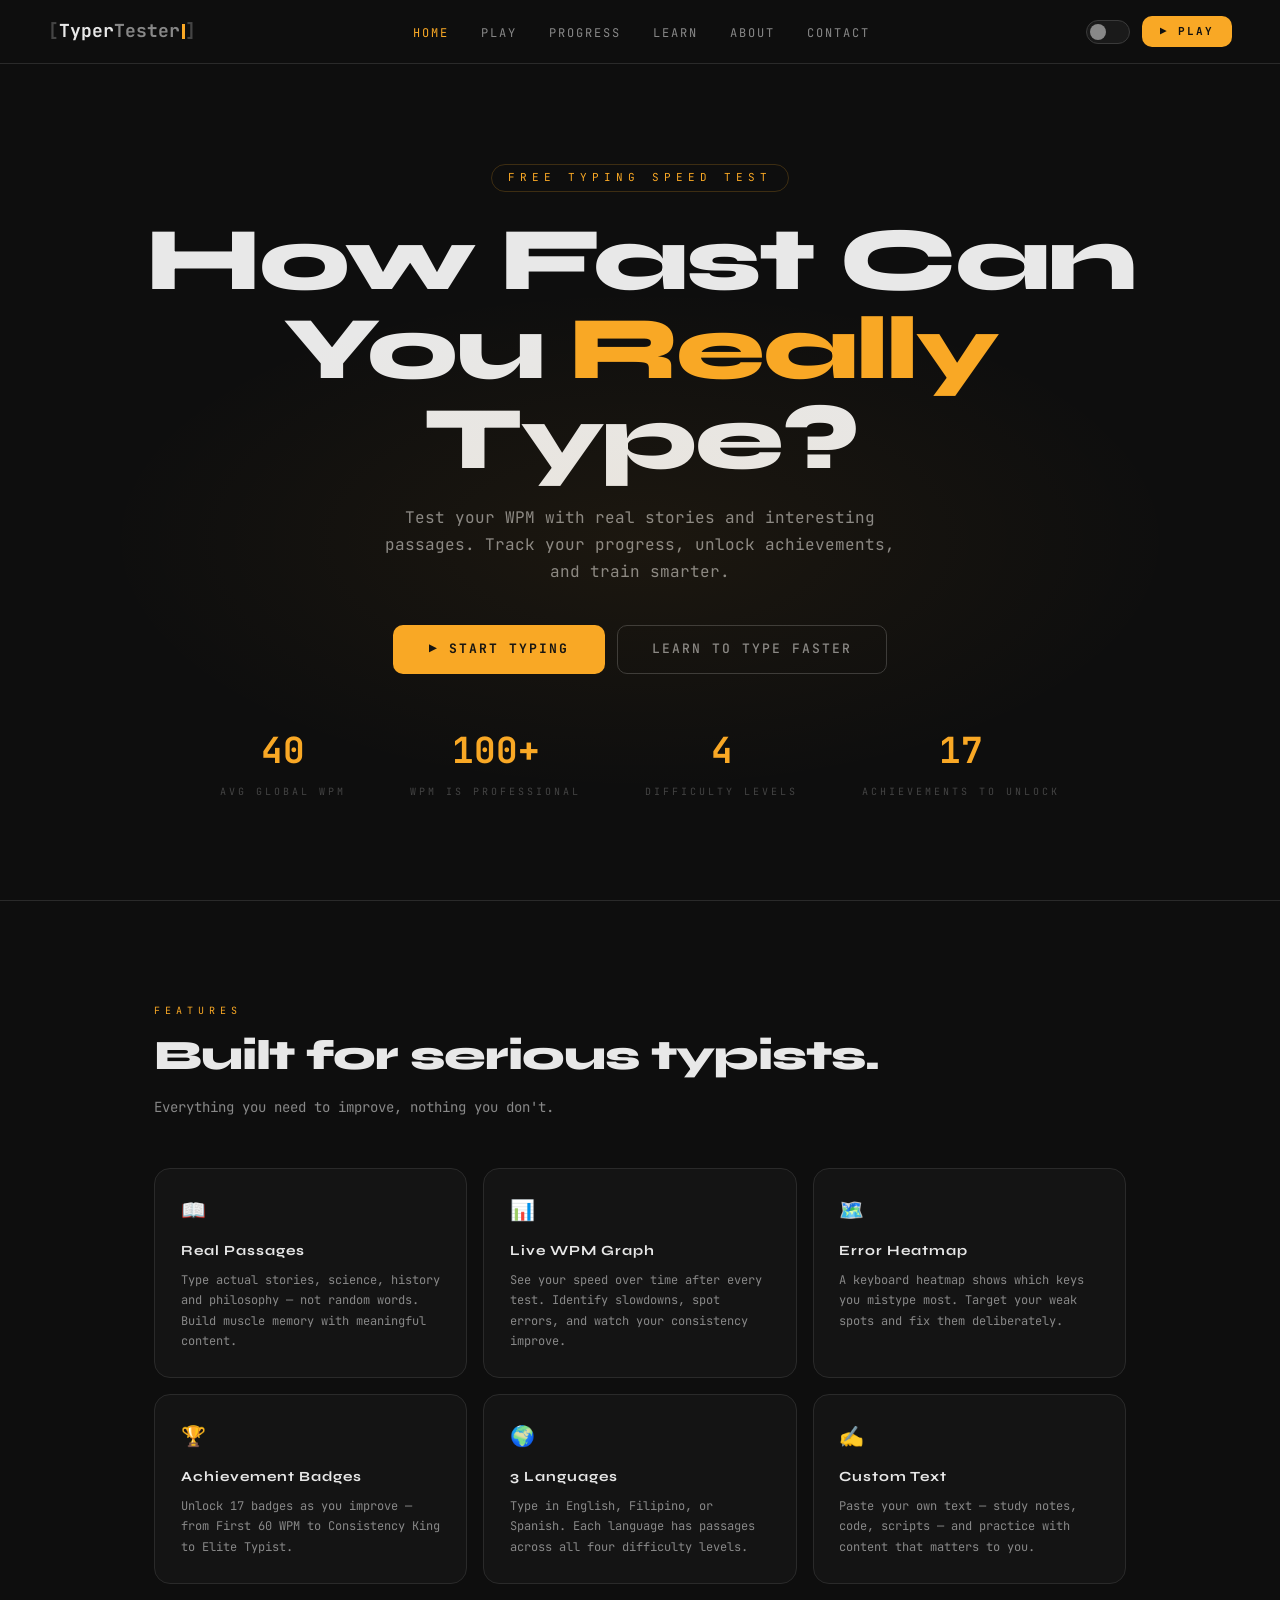
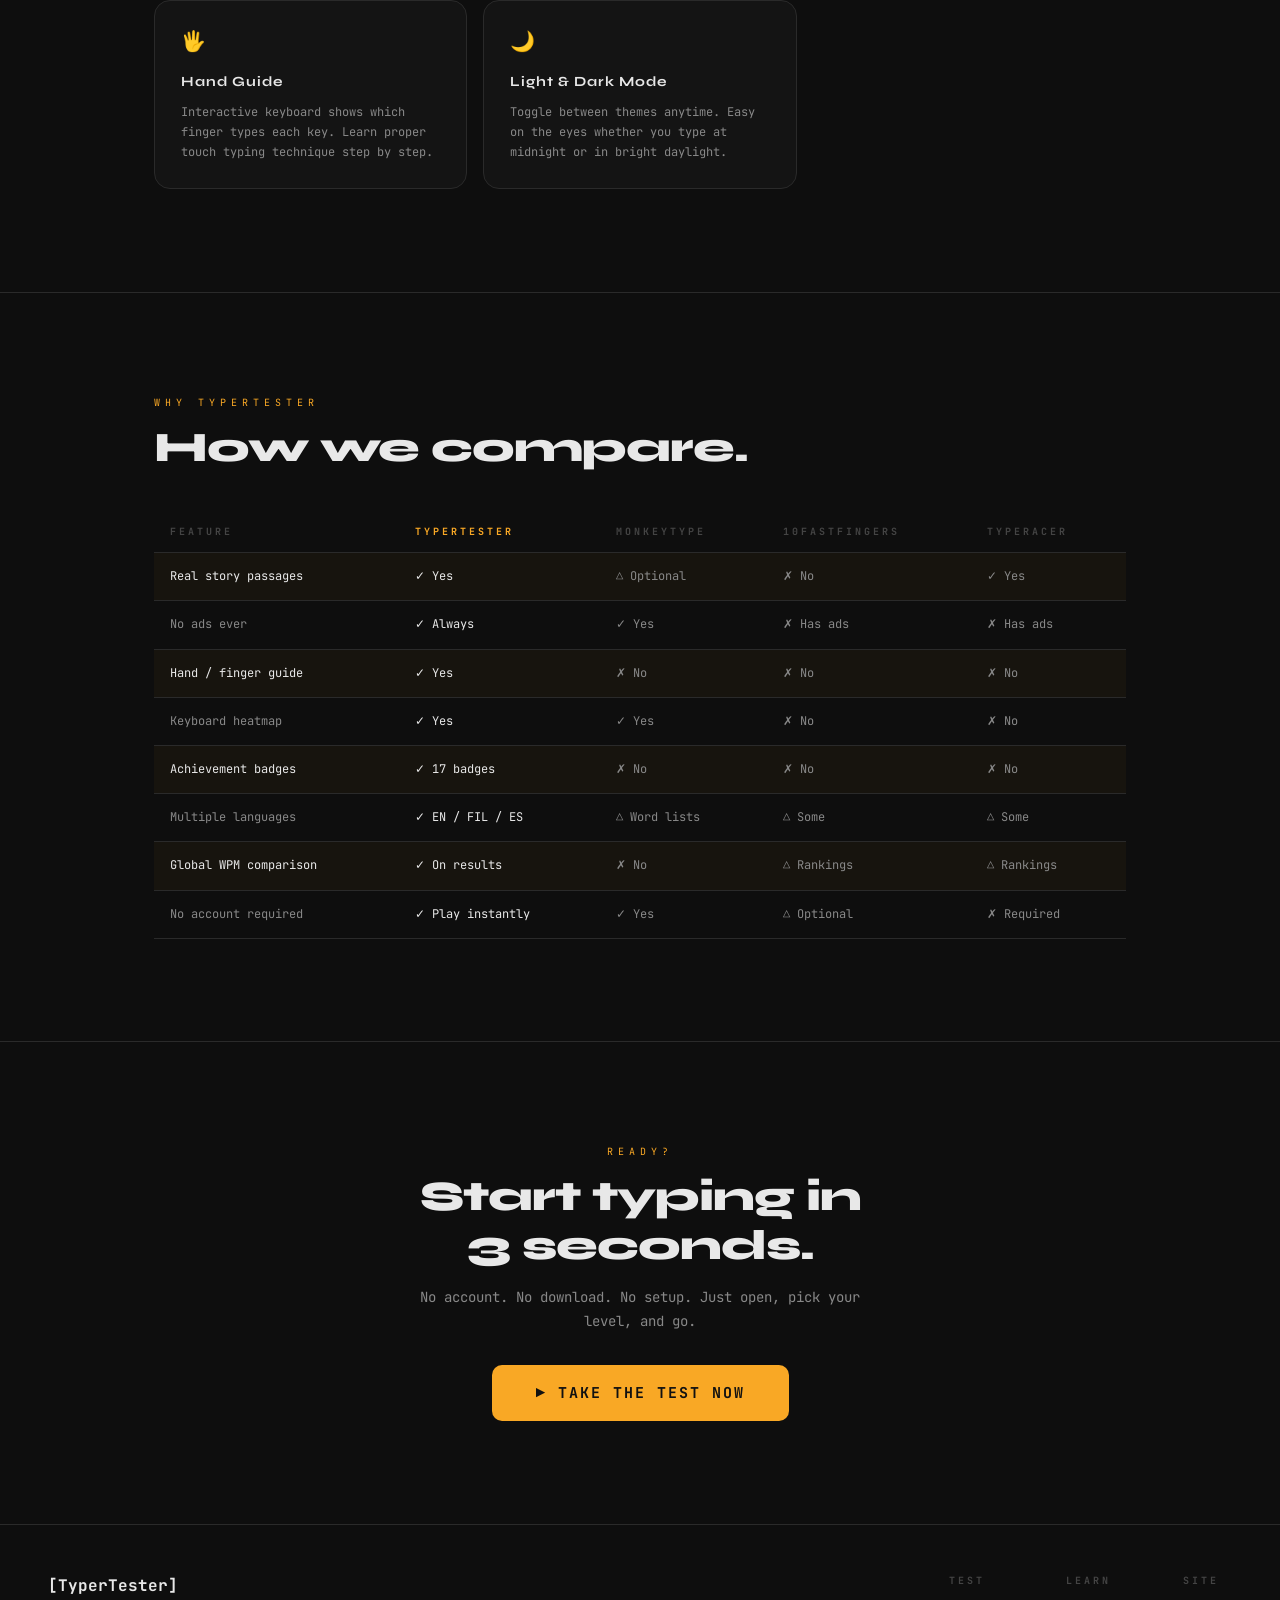
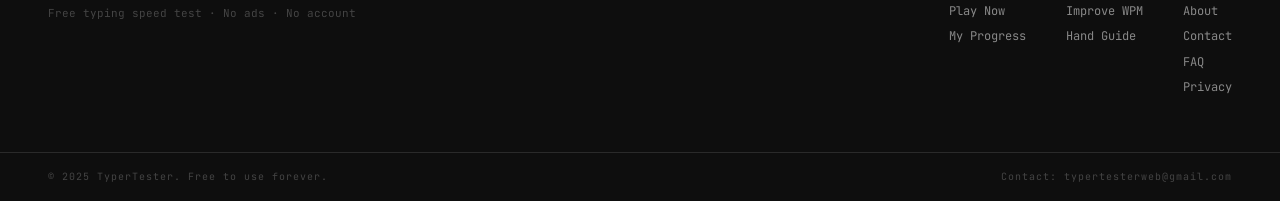
<file: index.html>
<!DOCTYPE html>
<html lang="en">
<head>
<meta charset="UTF-8"/><meta name="viewport" content="width=device-width,initial-scale=1.0"/>
<title>TyperTester — Free Typing Speed Test</title>
<meta name="description" content="Test and improve your typing speed with real passages. Track WPM, unlock badges, and see how you compare globally. Free, no account needed."/>
<link rel="stylesheet" href="css/style.css"/>
<script src="js/main.js"></script>
</head>
<body>
<nav>
  <a href="index.html" class="nav-logo"><span class="bracket">[</span><span class="t1">Typer</span><span class="t2">Tester</span><span class="logo-cursor"></span><span class="bracket">]</span></a>
  <ul class="nav-links" id="nav-links">
    <li><a href="index.html">Home</a></li><li><a href="play.html">Play</a></li>
    <li><a href="progress.html">Progress</a></li><li><a href="learn.html">Learn</a></li>
    <li><a href="about.html">About</a></li><li><a href="contact.html">Contact</a></li>
  </ul>
  <div class="nav-right">
    <button class="theme-toggle" aria-label="Toggle theme"></button>
    <a href="play.html" class="play-nav-btn">▶ Play</a>
    <button class="hamburger" id="hamburger" aria-label="Menu"><span></span><span></span><span></span></button>
  </div>
</nav>

<section class="hero">
  <div class="hero-bg"></div>
  <div class="hero-eyebrow">Free Typing Speed Test</div>
  <h1>How Fast Can<br>You <span class="highlight">Really</span> Type?</h1>
  <p class="hero-sub">Test your WPM with real stories and interesting passages. Track your progress, unlock achievements, and train smarter.</p>
  <div class="hero-btns">
    <a href="play.html" class="btn-primary">▶ Start Typing</a>
    <a href="learn.html" class="btn-secondary">Learn to Type Faster</a>
  </div>
  <div class="hero-stats">
    <div class="hero-stat"><div class="num">40</div><div class="label">Avg Global WPM</div></div>
    <div class="hero-stat"><div class="num">100+</div><div class="label">WPM is Professional</div></div>
    <div class="hero-stat"><div class="num">4</div><div class="label">Difficulty Levels</div></div>
    <div class="hero-stat"><div class="num">17</div><div class="label">Achievements to Unlock</div></div>
  </div>
</section>
<hr class="divider"/>

<div class="section">
  <div class="section-tag">Features</div>
  <h2 class="section-title">Built for serious typists.</h2>
  <p class="section-sub">Everything you need to improve, nothing you don't.</p>
  <div class="feature-grid">
    <div class="feature-card"><div class="feature-icon">📖</div><div class="feature-title">Real Passages</div><div class="feature-desc">Type actual stories, science, history and philosophy — not random words. Build muscle memory with meaningful content.</div></div>
    <div class="feature-card"><div class="feature-icon">📊</div><div class="feature-title">Live WPM Graph</div><div class="feature-desc">See your speed over time after every test. Identify slowdowns, spot errors, and watch your consistency improve.</div></div>
    <div class="feature-card"><div class="feature-icon">🗺️</div><div class="feature-title">Error Heatmap</div><div class="feature-desc">A keyboard heatmap shows which keys you mistype most. Target your weak spots and fix them deliberately.</div></div>
    <div class="feature-card"><div class="feature-icon">🏆</div><div class="feature-title">Achievement Badges</div><div class="feature-desc">Unlock 17 badges as you improve — from First 60 WPM to Consistency King to Elite Typist.</div></div>
    <div class="feature-card"><div class="feature-icon">🌍</div><div class="feature-title">3 Languages</div><div class="feature-desc">Type in English, Filipino, or Spanish. Each language has passages across all four difficulty levels.</div></div>
    <div class="feature-card"><div class="feature-icon">✍️</div><div class="feature-title">Custom Text</div><div class="feature-desc">Paste your own text — study notes, code, scripts — and practice with content that matters to you.</div></div>
    <div class="feature-card"><div class="feature-icon">🖐️</div><div class="feature-title">Hand Guide</div><div class="feature-desc">Interactive keyboard shows which finger types each key. Learn proper touch typing technique step by step.</div></div>
    <div class="feature-card"><div class="feature-icon">🌙</div><div class="feature-title">Light &amp; Dark Mode</div><div class="feature-desc">Toggle between themes anytime. Easy on the eyes whether you type at midnight or in bright daylight.</div></div>
  </div>
</div>
<hr class="divider"/>

<div class="section">
  <div class="section-tag">Why TyperTester</div>
  <h2 class="section-title">How we compare.</h2>
  <div class="compare-wrap">
    <table class="compare-table">
      <thead><tr><th>Feature</th><th class="us">TyperTester</th><th>MonkeyType</th><th>10FastFingers</th><th>TypeRacer</th></tr></thead>
      <tbody>
        <tr class="us-row"><td class="us">Real story passages</td><td class="us check">✓ Yes</td><td class="meh">△ Optional</td><td class="cross">✗ No</td><td class="check">✓ Yes</td></tr>
        <tr><td>No ads ever</td><td class="us check">✓ Always</td><td class="check">✓ Yes</td><td class="cross">✗ Has ads</td><td class="cross">✗ Has ads</td></tr>
        <tr class="us-row"><td class="us">Hand / finger guide</td><td class="us check">✓ Yes</td><td class="cross">✗ No</td><td class="cross">✗ No</td><td class="cross">✗ No</td></tr>
        <tr><td>Keyboard heatmap</td><td class="us check">✓ Yes</td><td class="check">✓ Yes</td><td class="cross">✗ No</td><td class="cross">✗ No</td></tr>
        <tr class="us-row"><td class="us">Achievement badges</td><td class="us check">✓ 17 badges</td><td class="cross">✗ No</td><td class="cross">✗ No</td><td class="cross">✗ No</td></tr>
        <tr><td>Multiple languages</td><td class="us check">✓ EN / FIL / ES</td><td class="meh">△ Word lists</td><td class="meh">△ Some</td><td class="meh">△ Some</td></tr>
        <tr class="us-row"><td class="us">Global WPM comparison</td><td class="us check">✓ On results</td><td class="cross">✗ No</td><td class="meh">△ Rankings</td><td class="meh">△ Rankings</td></tr>
        <tr><td>No account required</td><td class="us check">✓ Play instantly</td><td class="check">✓ Yes</td><td class="meh">△ Optional</td><td class="cross">✗ Required</td></tr>
      </tbody>
    </table>
  </div>
</div>
<hr class="divider"/>

<div class="section" style="text-align:center;max-width:600px">
  <div class="section-tag">Ready?</div>
  <h2 class="section-title">Start typing in 3 seconds.</h2>
  <p class="section-sub" style="margin:0 auto 2rem">No account. No download. No setup. Just open, pick your level, and go.</p>
  <a href="play.html" class="btn-primary" style="font-size:15px;padding:16px 44px">▶ Take the Test Now</a>
</div>

<footer>
  <div class="footer-brand"><div class="brand-name">[TyperTester]</div><div class="brand-sub">Free typing speed test · No ads · No account</div></div>
  <div class="footer-links">
    <div class="footer-col"><h5>Test</h5><a href="play.html">Play Now</a><a href="progress.html">My Progress</a></div>
    <div class="footer-col"><h5>Learn</h5><a href="learn.html">Improve WPM</a><a href="learn.html#hand-guide">Hand Guide</a></div>
    <div class="footer-col"><h5>Site</h5><a href="about.html">About</a><a href="contact.html">Contact</a><a href="faq.html">FAQ</a><a href="privacy.html">Privacy</a></div>
  </div>
</footer>
<div class="footer-bottom"><p>© 2025 TyperTester. Free to use forever.</p><p>Contact: typertesterweb@gmail.com</p></div>
</body>
</html>
</file>
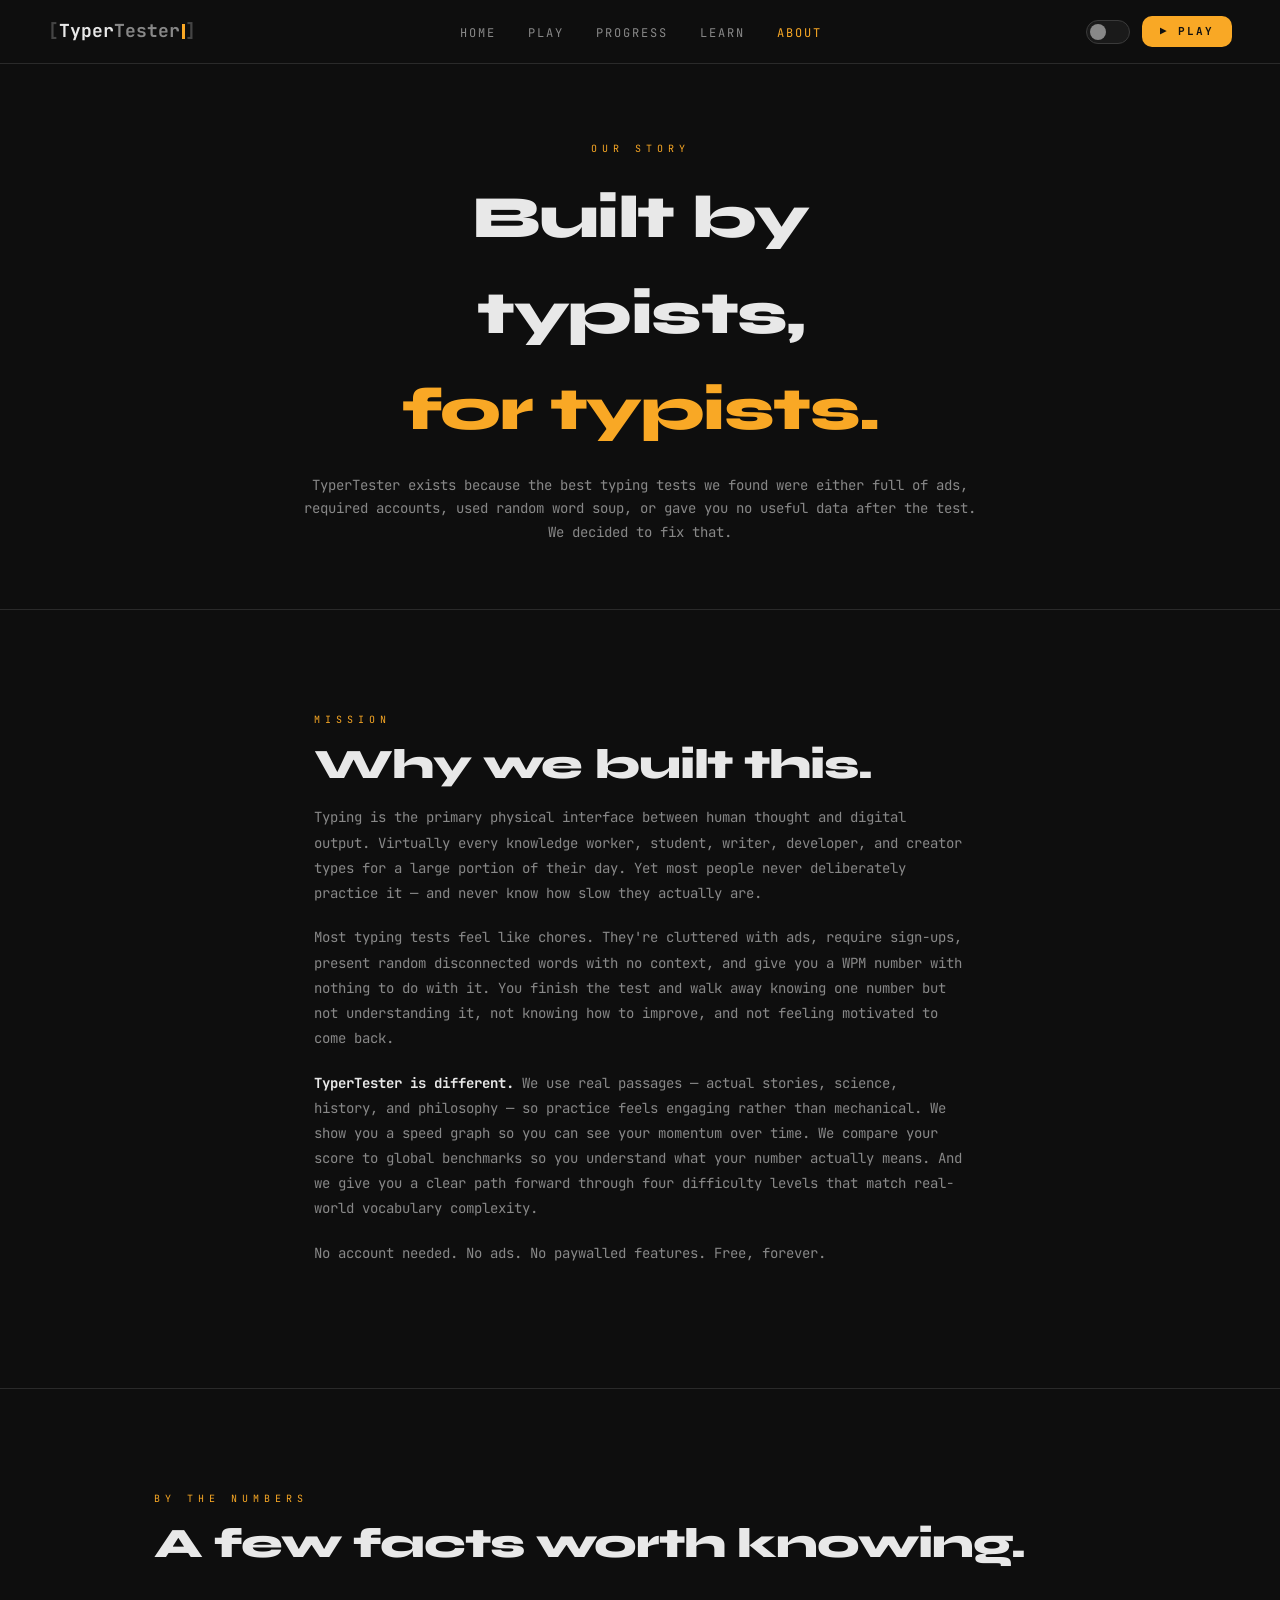
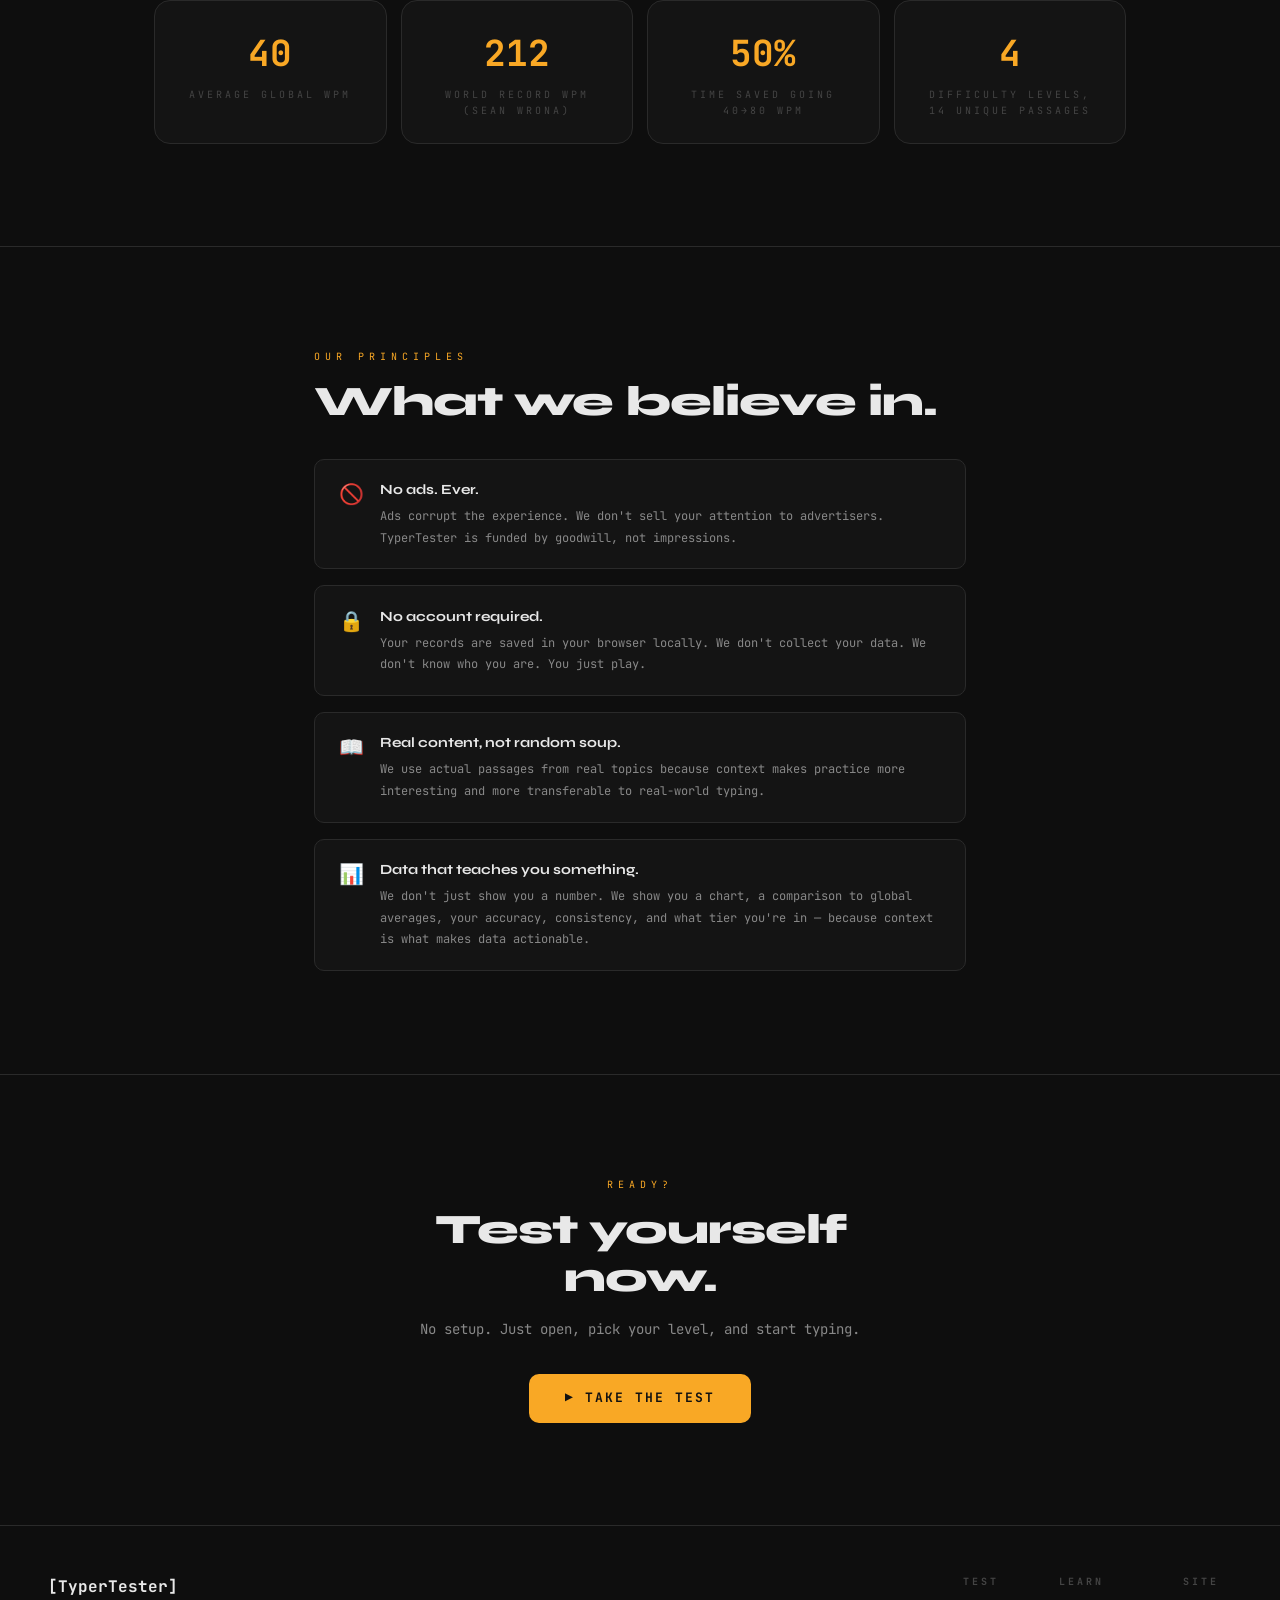
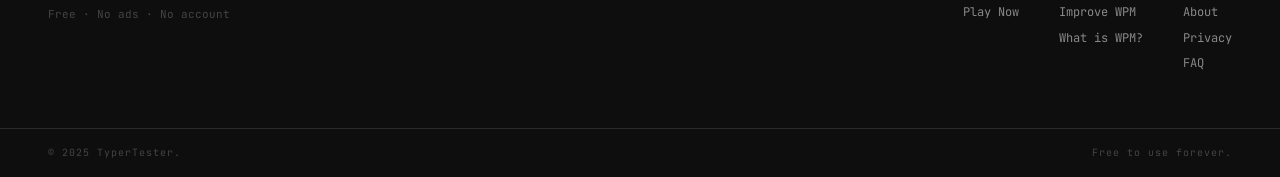
<file: about.html>
<!DOCTYPE html>
<html lang="en" data-theme="dark">
<head>
  <meta charset="UTF-8" /><meta name="viewport" content="width=device-width, initial-scale=1.0" />
  <title>About — TyperTester</title>
  <meta name="description" content="About TyperTester — a free, ad-free typing speed test built for people who want to genuinely improve." />
  <link rel="stylesheet" href="css/style.css" />
  <script src="js/main.js" defer></script>
</head>
<body>
<nav>
  <a href="index.html" class="nav-logo"><span class="bracket">[</span><span class="t1">Typer</span><span class="t2">Tester</span><span class="logo-cursor"></span><span class="bracket">]</span></a>
  <ul class="nav-links" id="nav-links">
    <li><a href="index.html">Home</a></li><li><a href="play.html">Play</a></li>
    <li><a href="progress.html">Progress</a></li>
    <li><a href="learn.html">Learn</a></li><li><a href="about.html" class="active">About</a></li>
  </ul>
  <div class="nav-right">
    <button class="theme-toggle" aria-label="Toggle theme"></button>
    <a href="play.html" class="play-nav-btn">▶ Play</a>
    <button class="hamburger" id="hamburger" aria-label="Menu"><span></span><span></span><span></span></button>
  </div>
</nav>

<div class="page-hero">
  <div class="section-tag">Our Story</div>
  <h1>Built by typists,<br><span class="accent">for typists.</span></h1>
  <p>TyperTester exists because the best typing tests we found were either full of ads, required accounts, used random word soup, or gave you no useful data after the test. We decided to fix that.</p>
</div>
<hr class="divider" />

<div class="section" style="max-width:780px">
  <div class="section-tag">Mission</div>
  <h2 class="section-title">Why we built this.</h2>
  <div class="prose">
    <p>Typing is the primary physical interface between human thought and digital output. Virtually every knowledge worker, student, writer, developer, and creator types for a large portion of their day. Yet most people never deliberately practice it — and never know how slow they actually are.</p>
    <p>Most typing tests feel like chores. They're cluttered with ads, require sign-ups, present random disconnected words with no context, and give you a WPM number with nothing to do with it. You finish the test and walk away knowing one number but not understanding it, not knowing how to improve, and not feeling motivated to come back.</p>
    <p><strong>TyperTester is different.</strong> We use real passages — actual stories, science, history, and philosophy — so practice feels engaging rather than mechanical. We show you a speed graph so you can see your momentum over time. We compare your score to global benchmarks so you understand what your number actually means. And we give you a clear path forward through four difficulty levels that match real-world vocabulary complexity.</p>
    <p>No account needed. No ads. No paywalled features. Free, forever.</p>
  </div>
</div>

<hr class="divider" />

<div class="section">
  <div class="section-tag">By the Numbers</div>
  <h2 class="section-title">A few facts worth knowing.</h2>
  <div style="display:grid;grid-template-columns:repeat(auto-fit,minmax(min(200px,100%),1fr));gap:14px;margin-top:2rem">
    <div style="background:var(--bg2);border:1.5px solid var(--border);border-radius:var(--radius-lg);padding:1.5rem;text-align:center">
      <div style="font-family:var(--mono);font-size:36px;font-weight:700;color:var(--accent)">40</div>
      <div style="font-family:var(--mono);font-size:10px;color:var(--text3);letter-spacing:3px;text-transform:uppercase;margin-top:4px">Average global WPM</div>
    </div>
    <div style="background:var(--bg2);border:1.5px solid var(--border);border-radius:var(--radius-lg);padding:1.5rem;text-align:center">
      <div style="font-family:var(--mono);font-size:36px;font-weight:700;color:var(--accent)">212</div>
      <div style="font-family:var(--mono);font-size:10px;color:var(--text3);letter-spacing:3px;text-transform:uppercase;margin-top:4px">World record WPM (Sean Wrona)</div>
    </div>
    <div style="background:var(--bg2);border:1.5px solid var(--border);border-radius:var(--radius-lg);padding:1.5rem;text-align:center">
      <div style="font-family:var(--mono);font-size:36px;font-weight:700;color:var(--accent)">50%</div>
      <div style="font-family:var(--mono);font-size:10px;color:var(--text3);letter-spacing:3px;text-transform:uppercase;margin-top:4px">Time saved going 40→80 WPM</div>
    </div>
    <div style="background:var(--bg2);border:1.5px solid var(--border);border-radius:var(--radius-lg);padding:1.5rem;text-align:center">
      <div style="font-family:var(--mono);font-size:36px;font-weight:700;color:var(--accent)">4</div>
      <div style="font-family:var(--mono);font-size:10px;color:var(--text3);letter-spacing:3px;text-transform:uppercase;margin-top:4px">Difficulty levels, 14 unique passages</div>
    </div>
  </div>
</div>

<hr class="divider" />

<div class="section" style="max-width:780px">
  <div class="section-tag">Our Principles</div>
  <h2 class="section-title">What we believe in.</h2>
  <div style="display:flex;flex-direction:column;gap:1rem;margin-top:2rem">
    <div style="background:var(--bg2);border:1.5px solid var(--border);border-radius:var(--radius);padding:1.2rem 1.5rem;display:flex;gap:1rem;align-items:flex-start">
      <div style="font-size:20px;flex-shrink:0">🚫</div>
      <div><div style="font-size:14px;font-weight:700;margin-bottom:.3rem">No ads. Ever.</div><div class="prose" style="font-size:12px">Ads corrupt the experience. We don't sell your attention to advertisers. TyperTester is funded by goodwill, not impressions.</div></div>
    </div>
    <div style="background:var(--bg2);border:1.5px solid var(--border);border-radius:var(--radius);padding:1.2rem 1.5rem;display:flex;gap:1rem;align-items:flex-start">
      <div style="font-size:20px;flex-shrink:0">🔒</div>
      <div><div style="font-size:14px;font-weight:700;margin-bottom:.3rem">No account required.</div><div class="prose" style="font-size:12px">Your records are saved in your browser locally. We don't collect your data. We don't know who you are. You just play.</div></div>
    </div>
    <div style="background:var(--bg2);border:1.5px solid var(--border);border-radius:var(--radius);padding:1.2rem 1.5rem;display:flex;gap:1rem;align-items:flex-start">
      <div style="font-size:20px;flex-shrink:0">📖</div>
      <div><div style="font-size:14px;font-weight:700;margin-bottom:.3rem">Real content, not random soup.</div><div class="prose" style="font-size:12px">We use actual passages from real topics because context makes practice more interesting and more transferable to real-world typing.</div></div>
    </div>
    <div style="background:var(--bg2);border:1.5px solid var(--border);border-radius:var(--radius);padding:1.2rem 1.5rem;display:flex;gap:1rem;align-items:flex-start">
      <div style="font-size:20px;flex-shrink:0">📊</div>
      <div><div style="font-size:14px;font-weight:700;margin-bottom:.3rem">Data that teaches you something.</div><div class="prose" style="font-size:12px">We don't just show you a number. We show you a chart, a comparison to global averages, your accuracy, consistency, and what tier you're in — because context is what makes data actionable.</div></div>
    </div>
  </div>
</div>

<hr class="divider" />

<div class="section" style="text-align:center;max-width:600px">
  <div class="section-tag">Ready?</div>
  <h2 class="section-title">Test yourself now.</h2>
  <p class="section-sub" style="margin:0 auto 2rem">No setup. Just open, pick your level, and start typing.</p>
  <a href="play.html" class="btn-primary">▶ Take the Test</a>
</div>

<footer>
  <div class="footer-brand"><div class="brand-name" style="font-family:var(--mono)">[TyperTester]</div><div class="brand-sub">Free · No ads · No account</div></div>
  <div class="footer-links">
    <div class="footer-col"><h5>Test</h5><a href="play.html">Play Now</a></div>
    <div class="footer-col"><h5>Learn</h5><a href="learn.html">Improve WPM</a><a href="learn.html#what-is-wpm">What is WPM?</a></div>
    <div class="footer-col"><h5>Site</h5><a href="about.html">About</a><a href="privacy.html">Privacy</a><a href="faq.html">FAQ</a></div>
  </div>
</footer>
<div class="footer-bottom"><p>© 2025 TyperTester.</p><p>Free to use forever.</p></div>
</body>
</html>
</file>
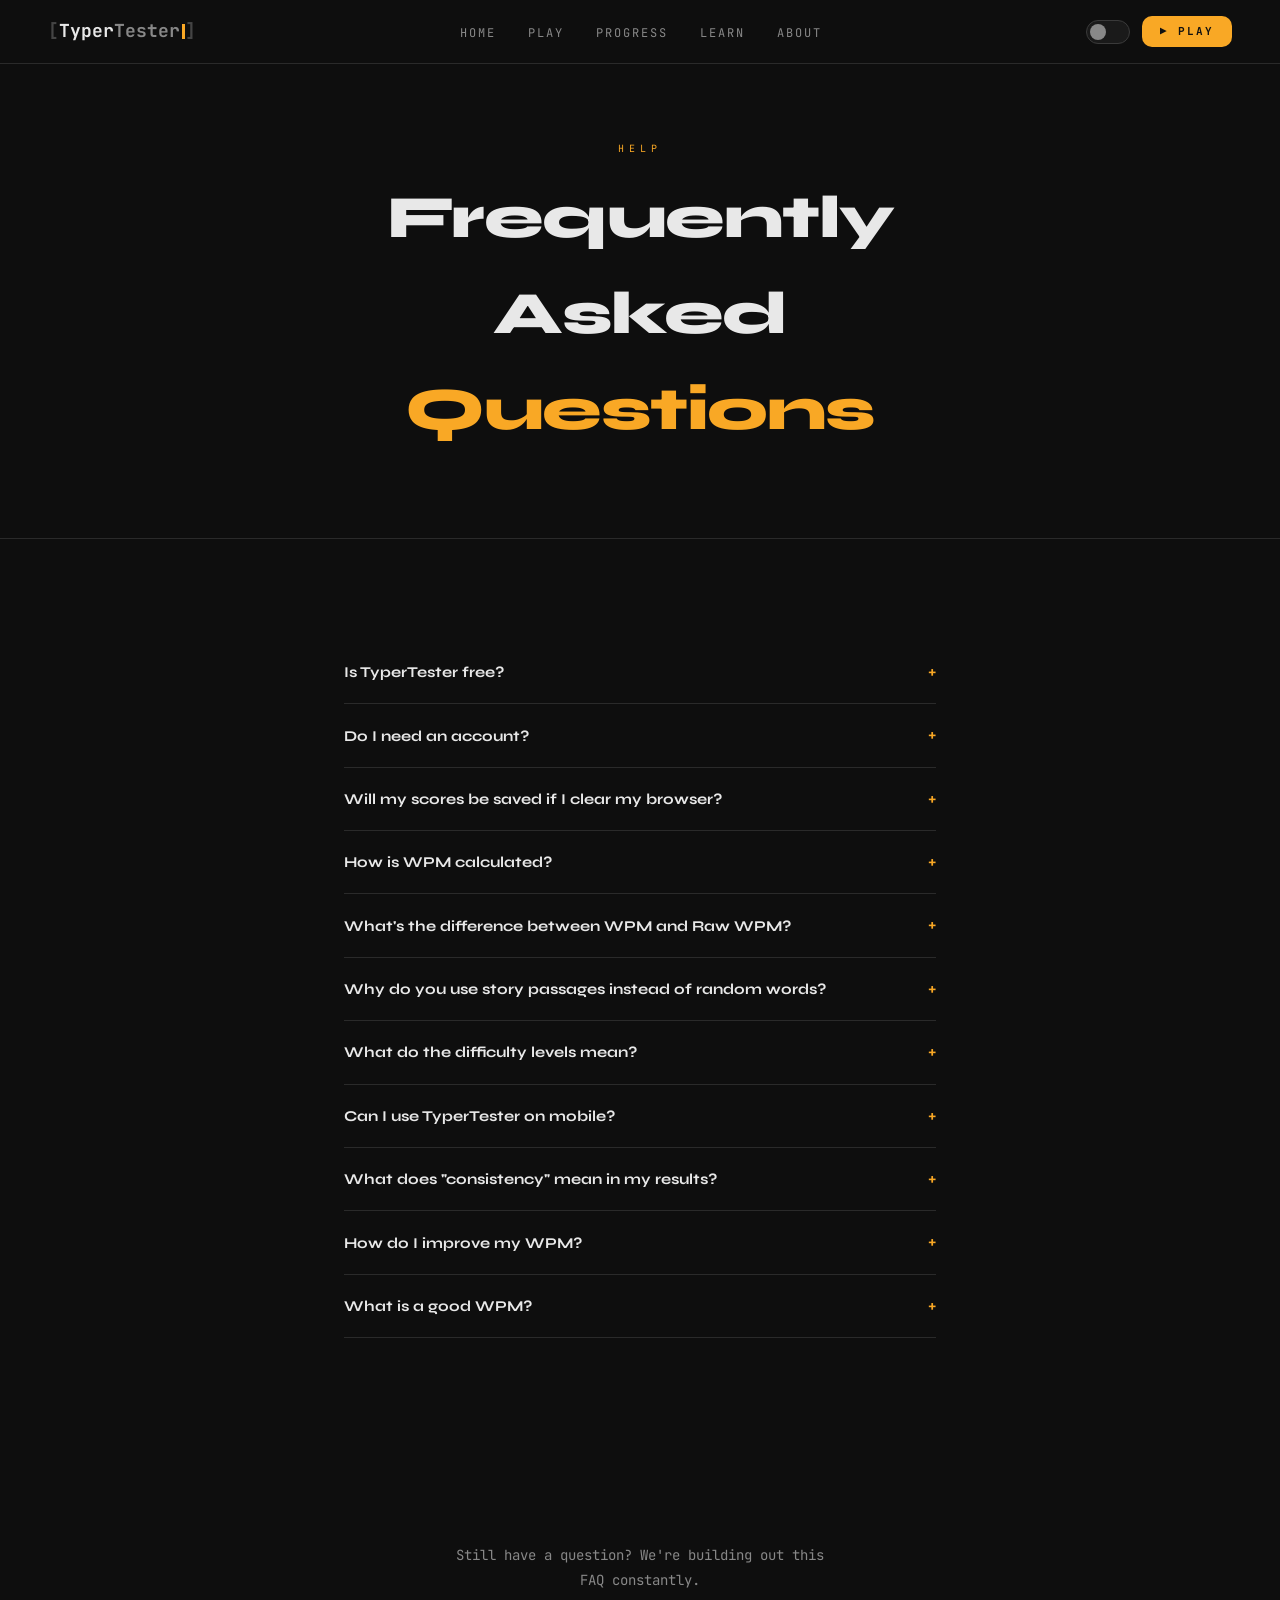
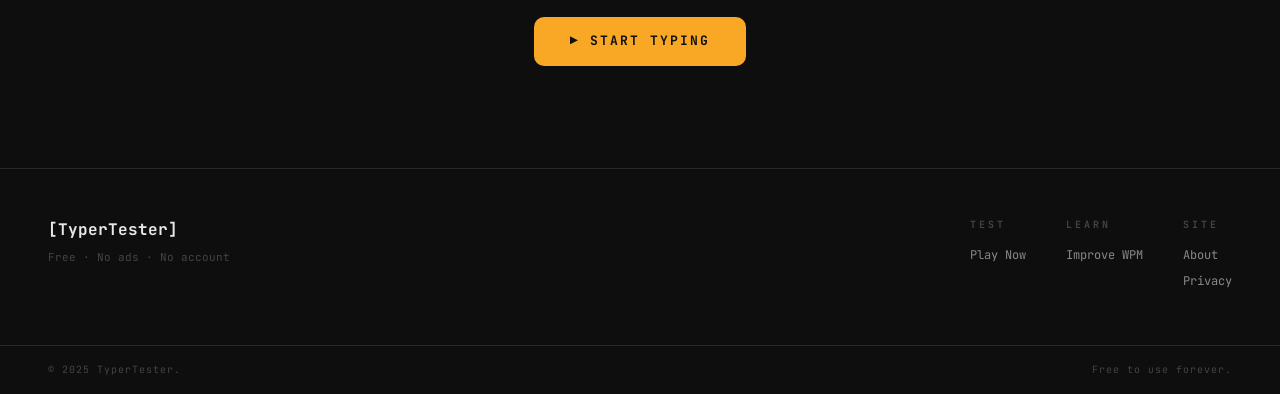
<file: faq.html>
<!DOCTYPE html>
<html lang="en" data-theme="dark">
<head>
  <meta charset="UTF-8" /><meta name="viewport" content="width=device-width, initial-scale=1.0" />
  <title>FAQ — TyperTester</title>
  <link rel="stylesheet" href="css/style.css" />
  <script src="js/main.js" defer></script>
  <style>
    .faq-item { border-bottom:1px solid var(--border); padding:1.2rem 0; cursor:pointer; }
    .faq-q { display:flex; justify-content:space-between; align-items:center; font-size:15px; font-weight:700; color:var(--text); gap:1rem; }
    .faq-q .arrow { font-family:var(--mono); color:var(--accent); font-size:14px; transition:transform .2s; flex-shrink:0; }
    .faq-a { font-family:var(--mono); font-size:13px; color:var(--text2); line-height:1.7; max-height:0; overflow:hidden; transition:max-height .3s ease, padding .3s; }
    .faq-item.open .faq-a { max-height:300px; padding-top:.8rem; }
    .faq-item.open .arrow { transform:rotate(45deg); }
  </style>
</head>
<body>
<nav>
  <a href="index.html" class="nav-logo"><span class="bracket">[</span><span class="t1">Typer</span><span class="t2">Tester</span><span class="logo-cursor"></span><span class="bracket">]</span></a>
  <ul class="nav-links" id="nav-links">
    <li><a href="index.html">Home</a></li><li><a href="play.html">Play</a></li>
    <li><a href="progress.html">Progress</a></li>
    <li><a href="learn.html">Learn</a></li><li><a href="about.html">About</a></li>
  </ul>
  <div class="nav-right">
    <button class="theme-toggle" aria-label="Toggle theme"></button>
    <a href="play.html" class="play-nav-btn">▶ Play</a>
    <button class="hamburger" id="hamburger" aria-label="Menu"><span></span><span></span><span></span></button>
  </div>
</nav>

<div class="page-hero">
  <div class="section-tag">Help</div>
  <h1>Frequently Asked<br><span class="accent">Questions</span></h1>
</div>
<hr class="divider" />

<div class="section" style="max-width:720px">
  <div id="faq-list">
    <div class="faq-item"><div class="faq-q">Is TyperTester free? <span class="arrow">+</span></div><div class="faq-a">Yes — completely free, no hidden costs, no premium tiers. We don't even show ads.</div></div>
    <div class="faq-item"><div class="faq-q">Do I need an account? <span class="arrow">+</span></div><div class="faq-a">No. Your records are saved in your browser's local storage. No sign-up, no email, no password. Just open and play.</div></div>
    <div class="faq-item"><div class="faq-q">Will my scores be saved if I clear my browser? <span class="arrow">+</span></div><div class="faq-a">Records are stored in localStorage, so clearing your browser data will erase them. We recommend noting your best score elsewhere if you want a permanent record.</div></div>
    <div class="faq-item"><div class="faq-q">How is WPM calculated? <span class="arrow">+</span></div><div class="faq-a">We use the standard net WPM formula: (characters correctly typed ÷ 5) ÷ minutes elapsed. One "word" is always 5 characters including spaces, so the measurement is fair regardless of word length.</div></div>
    <div class="faq-item"><div class="faq-q">What's the difference between WPM and Raw WPM? <span class="arrow">+</span></div><div class="faq-a">Raw WPM counts all words attempted including errors. Net WPM (shown as your main score) subtracts incorrectly typed words to reflect your usable output — which is what matters in real-world typing.</div></div>
    <div class="faq-item"><div class="faq-q">Why do you use story passages instead of random words? <span class="arrow">+</span></div><div class="faq-a">Random words don't reflect real typing. Actual sentences contain natural word patterns, punctuation rhythm, and familiar phrases. Practicing with real text transfers more directly to everyday typing tasks.</div></div>
    <div class="faq-item"><div class="faq-q">What do the difficulty levels mean? <span class="arrow">+</span></div><div class="faq-a">Easy uses primary school vocabulary. Normal matches high school freshman level. Hard uses college-level academic language. Extreme features professional and technical prose — the kind found in philosophy, physics, and advanced technical writing.</div></div>
    <div class="faq-item"><div class="faq-q">Can I use TyperTester on mobile? <span class="arrow">+</span></div><div class="faq-a">TyperTester works on any device, but it's designed and optimized for keyboard use on laptops and desktops. Typing on a physical keyboard is the point — we recommend using a real keyboard for the best experience.</div></div>
    <div class="faq-item"><div class="faq-q">What does "consistency" mean in my results? <span class="arrow">+</span></div><div class="faq-a">Consistency measures how stable your WPM was throughout the test. A high consistency (80%+) means your speed was steady. Low consistency means you had significant bursts and slowdowns. Consistent typists are generally more reliable in real work.</div></div>
    <div class="faq-item"><div class="faq-q">How do I improve my WPM? <span class="arrow">+</span></div><div class="faq-a">The most effective approach: learn touch typing (home row, no looking at the keyboard), practice accuracy before speed, train daily in short focused sessions (15–30 min), and gradually increase difficulty. Check our full guide on the Learn page.</div></div>
    <div class="faq-item"><div class="faq-q">What is a good WPM? <span class="arrow">+</span></div><div class="faq-a">The global average is around 40 WPM. 60+ WPM is above average. 90+ WPM is considered professional. 120+ WPM is elite. Context matters too — a programmer at 70 WPM is entirely productive; a court reporter needs 225+ WPM on a stenograph.</div></div>
  </div>
</div>

<div class="section" style="text-align:center;max-width:500px">
  <p class="prose" style="margin-bottom:1.5rem">Still have a question? We're building out this FAQ constantly.</p>
  <a href="play.html" class="btn-primary">▶ Start Typing</a>
</div>

<footer>
  <div class="footer-brand"><div class="brand-name" style="font-family:var(--mono)">[TyperTester]</div><div class="brand-sub">Free · No ads · No account</div></div>
  <div class="footer-links">
    <div class="footer-col"><h5>Test</h5><a href="play.html">Play Now</a></div>
    <div class="footer-col"><h5>Learn</h5><a href="learn.html">Improve WPM</a></div>
    <div class="footer-col"><h5>Site</h5><a href="about.html">About</a><a href="privacy.html">Privacy</a></div>
  </div>
</footer>
<div class="footer-bottom"><p>© 2025 TyperTester.</p><p>Free to use forever.</p></div>

<script>
document.querySelectorAll('.faq-item').forEach(item => {
  item.querySelector('.faq-q').addEventListener('click', () => {
    item.classList.toggle('open');
  });
});
</script>
</body>
</html>
</file>
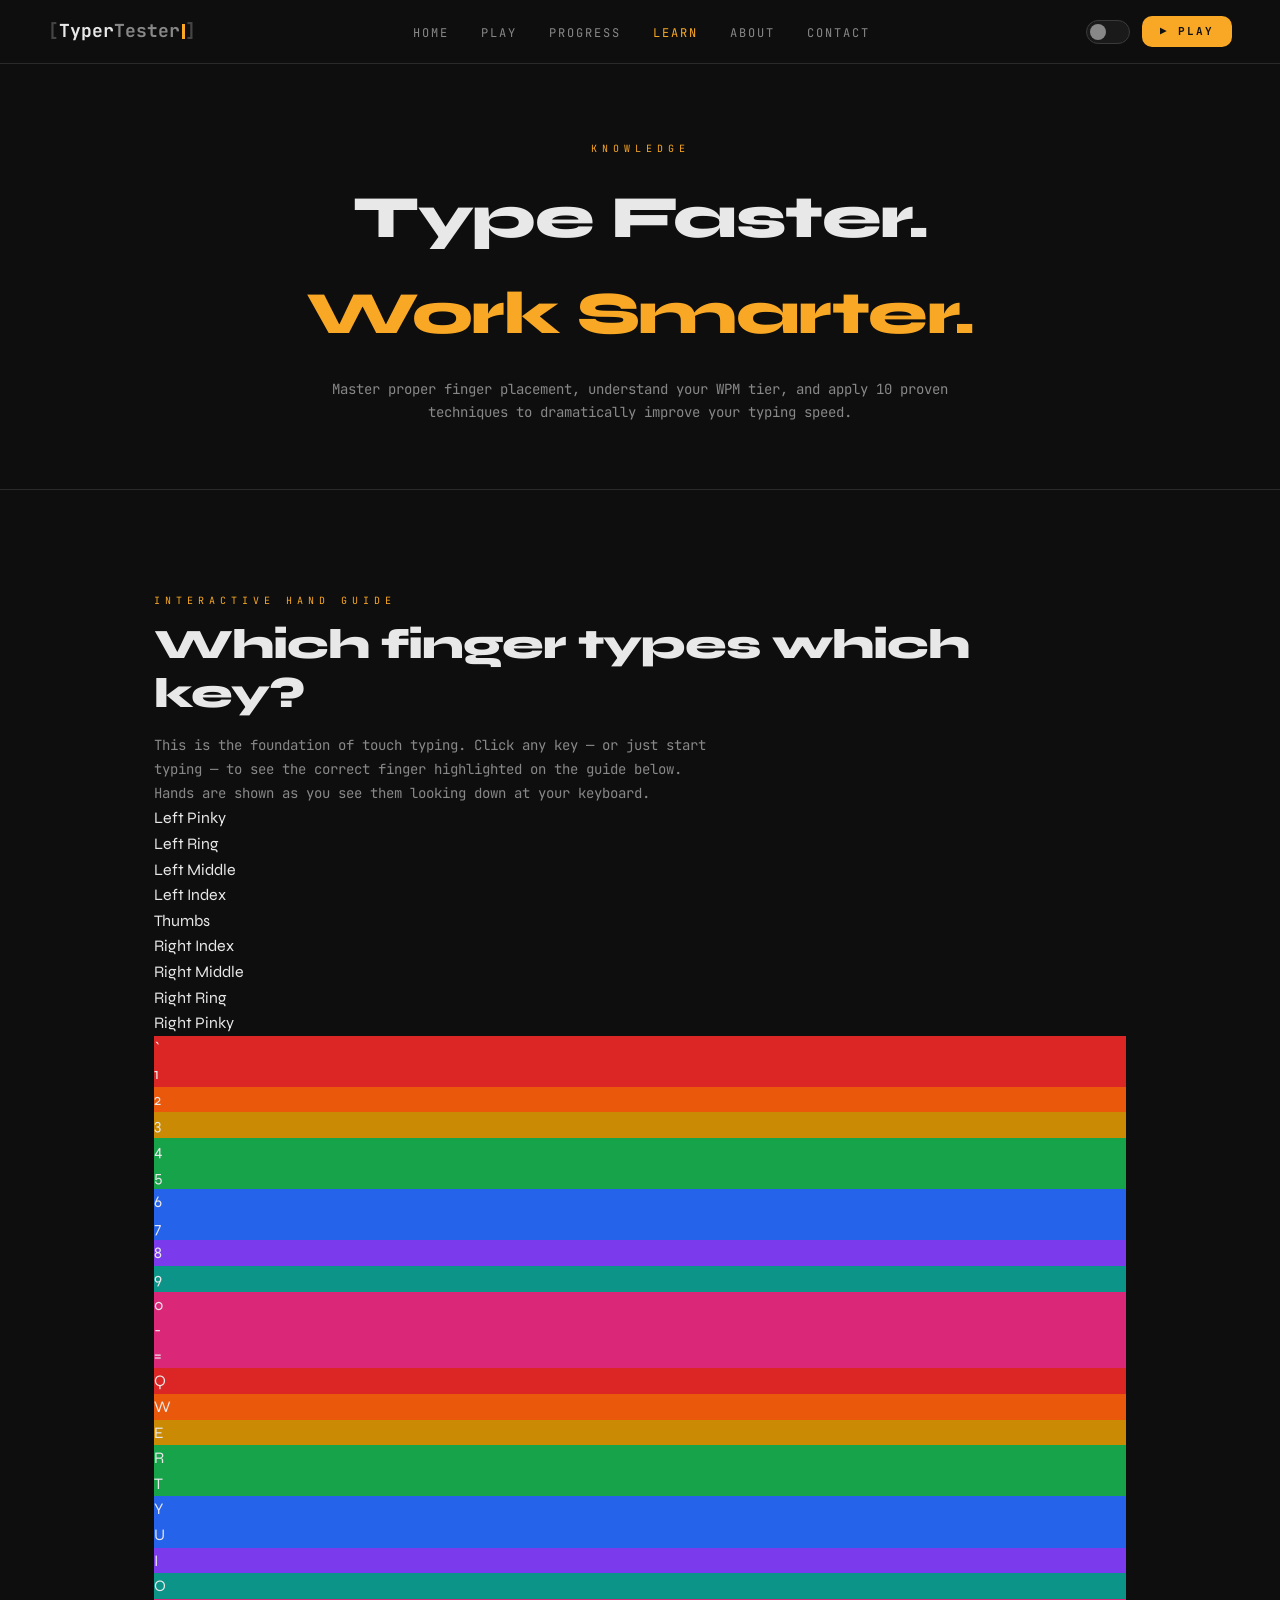
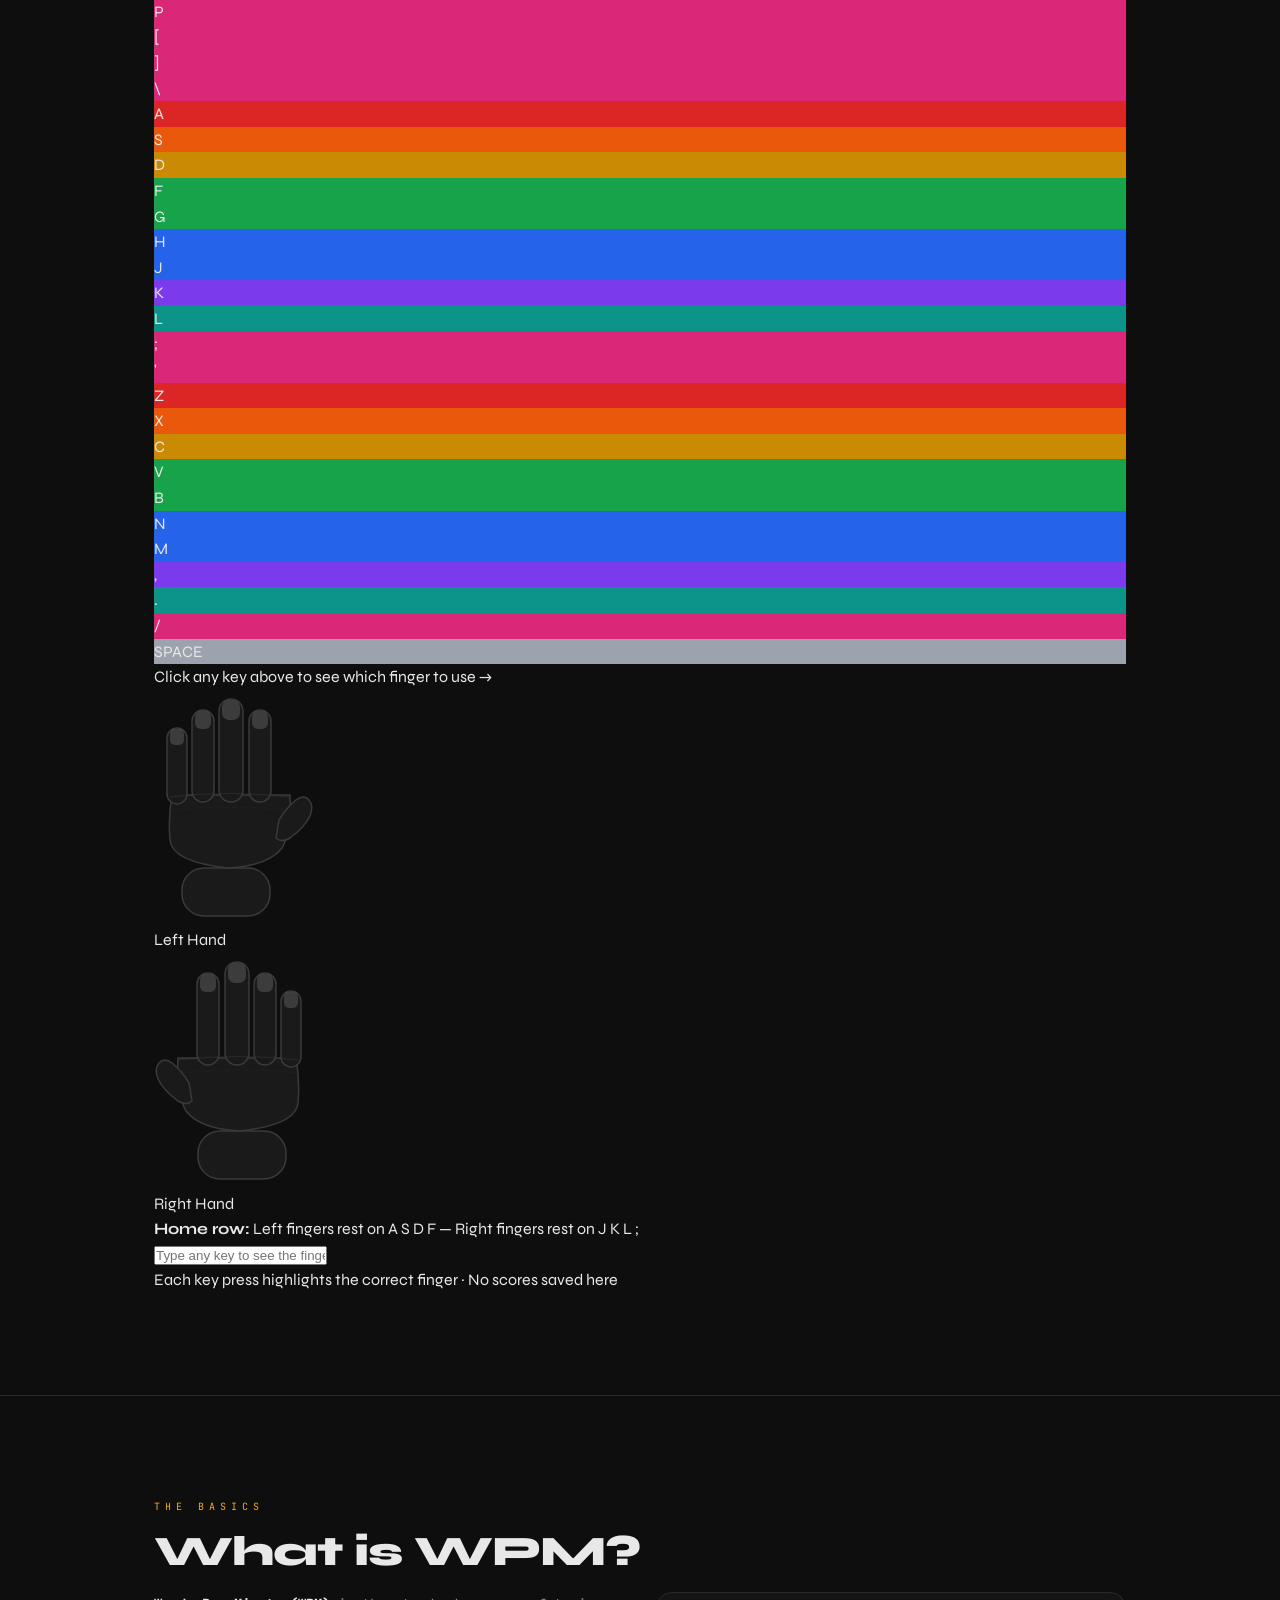
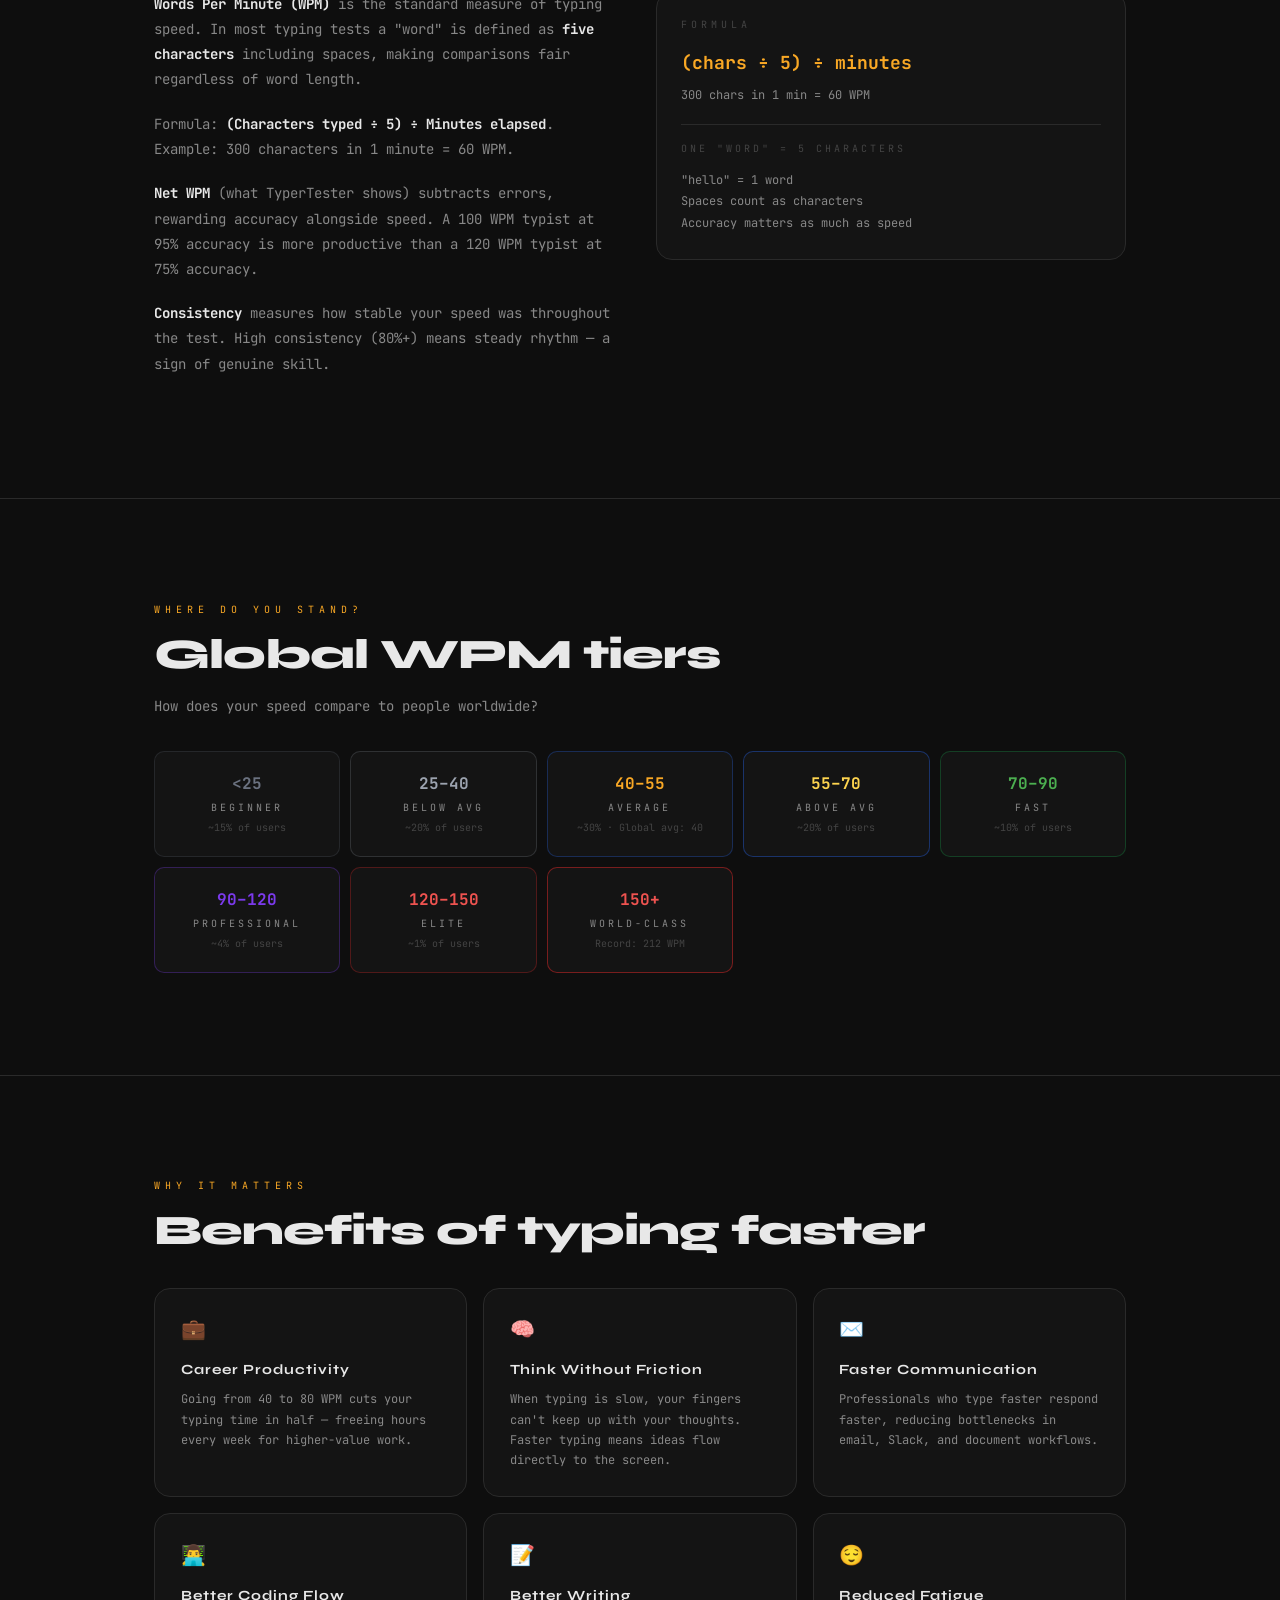
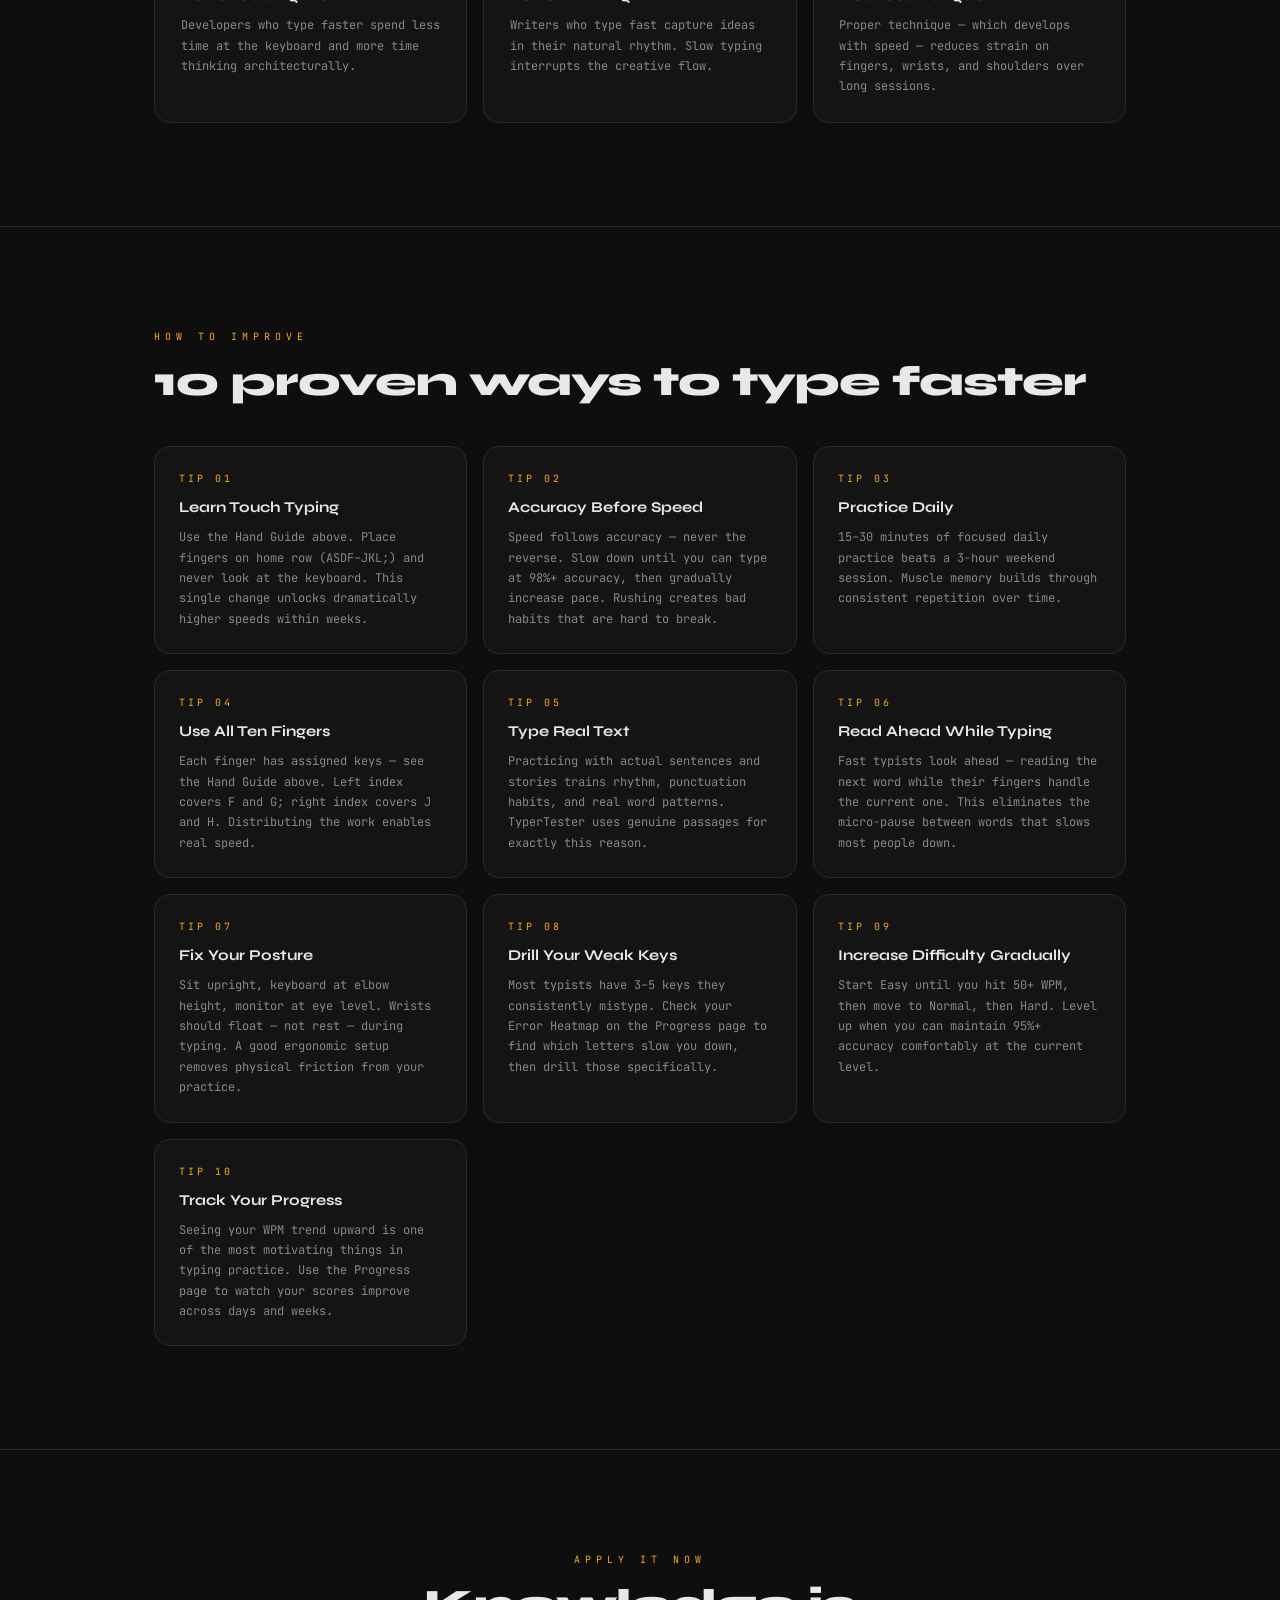
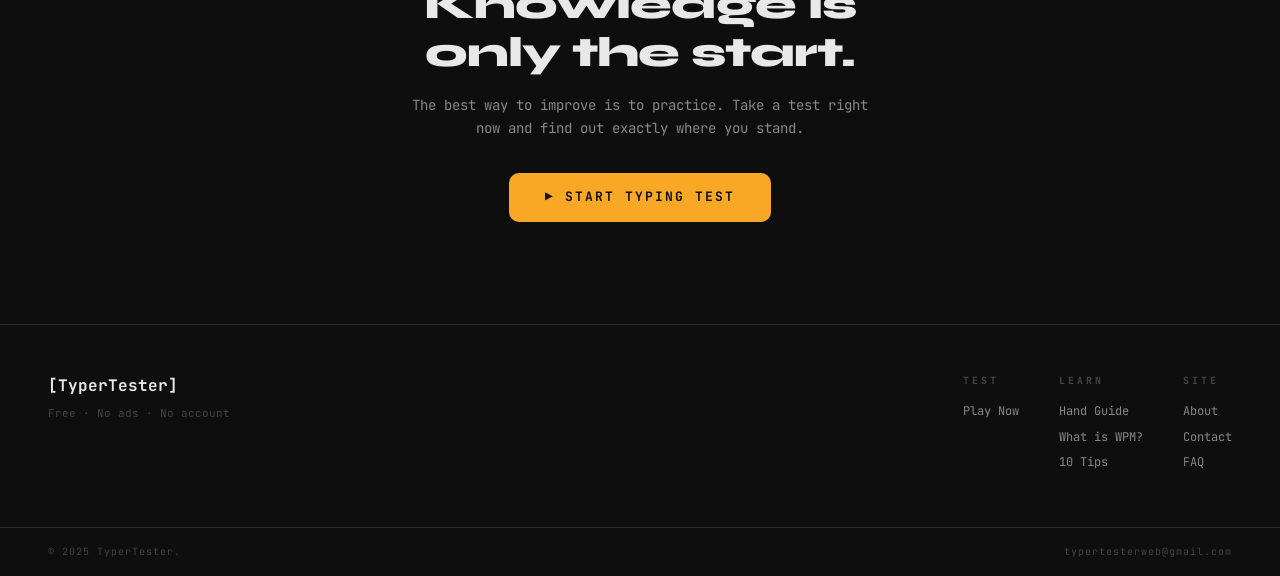
<file: learn.html>
<!DOCTYPE html>
<html lang="en">
<head>
<meta charset="UTF-8"/><meta name="viewport" content="width=device-width,initial-scale=1.0"/>
<title>Learn Touch Typing & Improve WPM — TyperTester</title>
<meta name="description" content="Learn proper finger placement with our interactive hand guide, understand WPM tiers, and discover 10 proven ways to type faster."/>
<meta name="keywords" content="touch typing, finger placement, typing guide, improve WPM, typing speed tips, hand guide, keyboard technique"/>
<link rel="canonical" href="https://typertester.web/learn.html"/>
<link rel="stylesheet" href="css/style.css"/>
<script src="js/main.js"></script>
<style>
/* Two-col layout */
@media(max-width:768px){.two-col{grid-template-columns:1fr!important}}
/* Highlighted finger glow */
.hpart.active{filter:drop-shadow(0 0 6px currentColor)}
</style>
</head>
<body>
<nav>
  <a href="index.html" class="nav-logo"><span class="bracket">[</span><span class="t1">Typer</span><span class="t2">Tester</span><span class="logo-cursor"></span><span class="bracket">]</span></a>
  <ul class="nav-links" id="nav-links">
    <li><a href="index.html">Home</a></li><li><a href="play.html">Play</a></li>
    <li><a href="progress.html">Progress</a></li><li><a href="learn.html" class="active">Learn</a></li>
    <li><a href="about.html">About</a></li><li><a href="contact.html">Contact</a></li>
  </ul>
  <div class="nav-right">
    <button class="theme-toggle" aria-label="Toggle theme"></button>
    <a href="play.html" class="play-nav-btn">▶ Play</a>
    <button class="hamburger" id="hamburger" aria-label="Menu"><span></span><span></span><span></span></button>
  </div>
</nav>

<div class="page-hero">
  <div class="section-tag">Knowledge</div>
  <h1>Type Faster.<br><span class="accent">Work Smarter.</span></h1>
  <p>Master proper finger placement, understand your WPM tier, and apply 10 proven techniques to dramatically improve your typing speed.</p>
</div>
<hr class="divider"/>

<!-- ── INTERACTIVE HAND GUIDE ── -->
<div class="section" id="hand-guide">
  <div class="section-tag">Interactive Hand Guide</div>
  <h2 class="section-title">Which finger types which key?</h2>
  <p class="section-sub">This is the foundation of touch typing. Click any key — or just start typing — to see the correct finger highlighted on the guide below. Hands are shown as you see them looking down at your keyboard.</p>

  <div class="hand-guide-wrap">
    <!-- Color legend -->
    <div class="finger-legend">
      <div class="fl-item"><div class="fl-dot" style="background:#dc2626"></div>Left Pinky</div>
      <div class="fl-item"><div class="fl-dot" style="background:#ea580c"></div>Left Ring</div>
      <div class="fl-item"><div class="fl-dot" style="background:#ca8a04"></div>Left Middle</div>
      <div class="fl-item"><div class="fl-dot" style="background:#16a34a"></div>Left Index</div>
      <div class="fl-item"><div class="fl-dot" style="background:#9ca3af"></div>Thumbs</div>
      <div class="fl-item"><div class="fl-dot" style="background:#2563eb"></div>Right Index</div>
      <div class="fl-item"><div class="fl-dot" style="background:#7c3aed"></div>Right Middle</div>
      <div class="fl-item"><div class="fl-dot" style="background:#0d9488"></div>Right Ring</div>
      <div class="fl-item"><div class="fl-dot" style="background:#db2777"></div>Right Pinky</div>
    </div>

    <!-- Keyboard -->
    <div class="kb-wrap"><div id="kb-wrap"></div></div>

    <!-- Info box -->
    <div class="finger-info-box" id="finger-info">Click any key above to see which finger to use →</div>

    <!-- ── HAND SVGs — DORSAL VIEW (back of hands, as user sees them) ── -->
    <div class="hands-display">

      <!-- LEFT HAND (dorsal view: fingers up, thumb pointing RIGHT toward center) -->
      <div class="hand-svg-wrap">
        <svg id="left-hand" viewBox="0 0 160 230" width="160" height="230" xmlns="http://www.w3.org/2000/svg" style="overflow:visible">
          <defs>
            <radialGradient id="lg-palm" cx="50%" cy="60%" r="55%">
              <stop offset="0%" stop-color="#4a4a4a"/><stop offset="100%" stop-color="#2a2a2a"/>
            </radialGradient>
          </defs>

          <!-- Wrist -->
          <rect x="28" y="178" width="88" height="48" rx="22" class="hpart hpart-base" id="lf-wrist" style="fill:var(--bg3);stroke:var(--border2);stroke-width:1.5"/>

          <!-- Palm -->
          <path d="M18,105 Q14,128 16,150 Q18,172 74,178 Q114,176 128,158 Q138,140 136,105 Z"
                class="hpart hpart-base" id="lf-palm" style="fill:var(--bg3);stroke:var(--border2);stroke-width:1.5"/>

          <!-- PINKY — leftmost, shortest -->
          <rect id="lf-pinky" x="13" y="38" width="20" height="76" rx="10"
                class="hpart hpart-base" style="fill:var(--bg3);stroke:var(--border2);stroke-width:1.5"/>
          <!-- pinky nail -->
          <rect x="16" y="39" width="14" height="16" rx="5" style="fill:rgba(200,200,200,0.2)"/>

          <!-- RING -->
          <rect id="lf-ring" x="38" y="20" width="22" height="92" rx="11"
                class="hpart hpart-base" style="fill:var(--bg3);stroke:var(--border2);stroke-width:1.5"/>
          <rect x="41" y="21" width="16" height="18" rx="6" style="fill:rgba(200,200,200,0.2)"/>

          <!-- MIDDLE — tallest -->
          <rect id="lf-middle" x="65" y="9" width="24" height="103" rx="12"
                class="hpart hpart-base" style="fill:var(--bg3);stroke:var(--border2);stroke-width:1.5"/>
          <rect x="68" y="10" width="18" height="20" rx="7" style="fill:rgba(200,200,200,0.2)"/>

          <!-- INDEX -->
          <rect id="lf-index" x="95" y="20" width="22" height="92" rx="11"
                class="hpart hpart-base" style="fill:var(--bg3);stroke:var(--border2);stroke-width:1.5"/>
          <rect x="98" y="21" width="16" height="18" rx="6" style="fill:rgba(200,200,200,0.2)"/>

          <!-- THUMB — right side, pointing right (toward center/spacebar) -->
          <path id="lf-thumb" d="M125,130 Q132,118 142,110 Q150,104 155,110 Q160,116 156,126 Q150,138 136,148 Q128,153 122,148 Z"
                class="hpart hpart-base" style="fill:var(--bg3);stroke:var(--border2);stroke-width:1.5"/>

          <!-- Knuckle line -->
          <path d="M16,107 Q74,100 136,107" stroke="var(--border2)" stroke-width="1" fill="none" opacity="0.5"/>
          <!-- Finger lines at knuckles -->
          <path d="M16,120 Q74,114 136,120" stroke="var(--border2)" stroke-width="0.5" fill="none" opacity="0.3"/>
        </svg>
        <div class="hand-label">Left Hand</div>
      </div>

      <!-- RIGHT HAND (dorsal view: fingers up, thumb pointing LEFT toward center) -->
      <div class="hand-svg-wrap">
        <svg id="right-hand" viewBox="0 0 160 230" width="160" height="230" xmlns="http://www.w3.org/2000/svg" style="overflow:visible">
          <!-- Wrist -->
          <rect x="44" y="178" width="88" height="48" rx="22" class="hpart hpart-base" id="rf-wrist" style="fill:var(--bg3);stroke:var(--border2);stroke-width:1.5"/>

          <!-- Palm -->
          <path d="M142,105 Q146,128 144,150 Q142,172 86,178 Q46,176 32,158 Q22,140 24,105 Z"
                class="hpart hpart-base" id="rf-palm" style="fill:var(--bg3);stroke:var(--border2);stroke-width:1.5"/>

          <!-- THUMB — left side, pointing LEFT (toward center/spacebar) -->
          <path id="rf-thumb" d="M35,130 Q28,118 18,110 Q10,104 5,110 Q0,116 4,126 Q10,138 24,148 Q32,153 38,148 Z"
                class="hpart hpart-base" style="fill:var(--bg3);stroke:var(--border2);stroke-width:1.5"/>

          <!-- INDEX -->
          <rect id="rf-index" x="43" y="20" width="22" height="92" rx="11"
                class="hpart hpart-base" style="fill:var(--bg3);stroke:var(--border2);stroke-width:1.5"/>
          <rect x="46" y="21" width="16" height="18" rx="6" style="fill:rgba(200,200,200,0.2)"/>

          <!-- MIDDLE — tallest -->
          <rect id="rf-middle" x="71" y="9" width="24" height="103" rx="12"
                class="hpart hpart-base" style="fill:var(--bg3);stroke:var(--border2);stroke-width:1.5"/>
          <rect x="74" y="10" width="18" height="20" rx="7" style="fill:rgba(200,200,200,0.2)"/>

          <!-- RING -->
          <rect id="rf-ring" x="100" y="20" width="22" height="92" rx="11"
                class="hpart hpart-base" style="fill:var(--bg3);stroke:var(--border2);stroke-width:1.5"/>
          <rect x="103" y="21" width="16" height="18" rx="6" style="fill:rgba(200,200,200,0.2)"/>

          <!-- PINKY — rightmost, shortest -->
          <rect id="rf-pinky" x="127" y="38" width="20" height="76" rx="10"
                class="hpart hpart-base" style="fill:var(--bg3);stroke:var(--border2);stroke-width:1.5"/>
          <rect x="130" y="39" width="14" height="16" rx="5" style="fill:rgba(200,200,200,0.2)"/>

          <!-- Knuckle line -->
          <path d="M24,107 Q86,100 144,107" stroke="var(--border2)" stroke-width="1" fill="none" opacity="0.5"/>
          <path d="M24,120 Q86,114 144,120" stroke="var(--border2)" stroke-width="0.5" fill="none" opacity="0.3"/>
        </svg>
        <div class="hand-label">Right Hand</div>
      </div>
    </div><!-- /hands-display -->

    <!-- Info -->
    <div class="finger-info-box" id="finger-info2">
      <strong>Home row:</strong> Left fingers rest on A S D F — Right fingers rest on J K L ;
    </div>

    <!-- Practice input -->
    <div class="practice-area">
      <input type="text" class="practice-input" id="practice-input"
             placeholder="Type any key to see the finger guide in action..."
             autocomplete="off" autocorrect="off" autocapitalize="off" spellcheck="false"/>
      <div class="practice-hint">Each key press highlights the correct finger · No scores saved here</div>
    </div>
  </div><!-- /hand-guide-wrap -->
</div>
<hr class="divider"/>

<!-- WHAT IS WPM -->
<div class="section" id="what-is-wpm">
  <div class="section-tag">The Basics</div>
  <h2 class="section-title">What is WPM?</h2>
  <div style="display:grid;grid-template-columns:1fr 1fr;gap:2rem;align-items:start" class="two-col">
    <div class="prose">
      <p><strong>Words Per Minute (WPM)</strong> is the standard measure of typing speed. In most typing tests a "word" is defined as <strong>five characters</strong> including spaces, making comparisons fair regardless of word length.</p>
      <p>Formula: <strong>(Characters typed ÷ 5) ÷ Minutes elapsed</strong>. Example: 300 characters in 1 minute = 60 WPM.</p>
      <p><strong>Net WPM</strong> (what TyperTester shows) subtracts errors, rewarding accuracy alongside speed. A 100 WPM typist at 95% accuracy is more productive than a 120 WPM typist at 75% accuracy.</p>
      <p><strong>Consistency</strong> measures how stable your speed was throughout the test. High consistency (80%+) means steady rhythm — a sign of genuine skill.</p>
    </div>
    <div style="background:var(--bg2);border:1.5px solid var(--border);border-radius:var(--radius-lg);padding:1.5rem;font-family:var(--mono);font-size:13px">
      <div style="font-size:10px;color:var(--text3);letter-spacing:4px;text-transform:uppercase;margin-bottom:1rem">Formula</div>
      <div style="font-size:18px;font-weight:700;color:var(--accent);margin-bottom:.5rem">(chars ÷ 5) ÷ minutes</div>
      <div style="color:var(--text2);font-size:12px;margin-bottom:1.2rem">300 chars in 1 min = 60 WPM</div>
      <div style="border-top:1px solid var(--border);padding-top:1rem">
        <div style="font-size:10px;color:var(--text3);letter-spacing:3px;text-transform:uppercase;margin-bottom:.8rem">One "word" = 5 characters</div>
        <div style="color:var(--text2);font-size:12px;line-height:1.8">"hello" = 1 word<br>Spaces count as characters<br>Accuracy matters as much as speed</div>
      </div>
    </div>
  </div>
</div>
<hr class="divider"/>

<!-- WPM TIERS -->
<div class="section">
  <div class="section-tag">Where Do You Stand?</div>
  <h2 class="section-title">Global WPM tiers</h2>
  <p class="section-sub">How does your speed compare to people worldwide?</p>
  <div class="tier-grid">
    <div class="tier-card" style="border-color:#6b728033"><div class="tier-range" style="color:#6b7280">&lt;25</div><div class="tier-name">Beginner</div><div class="tier-pct">~15% of users</div></div>
    <div class="tier-card" style="border-color:#9ca3af33"><div class="tier-range" style="color:#9ca3af">25–40</div><div class="tier-name">Below Avg</div><div class="tier-pct">~20% of users</div></div>
    <div class="tier-card" style="border-color:rgba(37,99,235,.3)"><div class="tier-range" style="color:var(--accent)">40–55</div><div class="tier-name">Average</div><div class="tier-pct">~30% · Global avg: 40</div></div>
    <div class="tier-card" style="border-color:rgba(37,99,235,.4)"><div class="tier-range" style="color:var(--accent2)">55–70</div><div class="tier-name">Above Avg</div><div class="tier-pct">~20% of users</div></div>
    <div class="tier-card" style="border-color:rgba(22,163,74,.3)"><div class="tier-range" style="color:var(--green)">70–90</div><div class="tier-name">Fast</div><div class="tier-pct">~10% of users</div></div>
    <div class="tier-card" style="border-color:rgba(124,58,237,.3)"><div class="tier-range" style="color:#7c3aed">90–120</div><div class="tier-name">Professional</div><div class="tier-pct">~4% of users</div></div>
    <div class="tier-card" style="border-color:rgba(220,38,38,.3)"><div class="tier-range" style="color:var(--red)">120–150</div><div class="tier-name">Elite</div><div class="tier-pct">~1% of users</div></div>
    <div class="tier-card" style="border-color:rgba(220,38,38,.5)"><div class="tier-range" style="color:var(--red)">150+</div><div class="tier-name">World-Class</div><div class="tier-pct">Record: 212 WPM</div></div>
  </div>
</div>
<hr class="divider"/>

<!-- BENEFITS -->
<div class="section" id="benefits">
  <div class="section-tag">Why It Matters</div>
  <h2 class="section-title">Benefits of typing faster</h2>
  <div class="feature-grid" style="margin-top:2rem">
    <div class="feature-card"><div class="feature-icon">💼</div><div class="feature-title">Career Productivity</div><div class="feature-desc">Going from 40 to 80 WPM cuts your typing time in half — freeing hours every week for higher-value work.</div></div>
    <div class="feature-card"><div class="feature-icon">🧠</div><div class="feature-title">Think Without Friction</div><div class="feature-desc">When typing is slow, your fingers can't keep up with your thoughts. Faster typing means ideas flow directly to the screen.</div></div>
    <div class="feature-card"><div class="feature-icon">✉️</div><div class="feature-title">Faster Communication</div><div class="feature-desc">Professionals who type faster respond faster, reducing bottlenecks in email, Slack, and document workflows.</div></div>
    <div class="feature-card"><div class="feature-icon">👨‍💻</div><div class="feature-title">Better Coding Flow</div><div class="feature-desc">Developers who type faster spend less time at the keyboard and more time thinking architecturally.</div></div>
    <div class="feature-card"><div class="feature-icon">📝</div><div class="feature-title">Better Writing</div><div class="feature-desc">Writers who type fast capture ideas in their natural rhythm. Slow typing interrupts the creative flow.</div></div>
    <div class="feature-card"><div class="feature-icon">😌</div><div class="feature-title">Reduced Fatigue</div><div class="feature-desc">Proper technique — which develops with speed — reduces strain on fingers, wrists, and shoulders over long sessions.</div></div>
  </div>
</div>
<hr class="divider"/>

<!-- TIPS -->
<div class="section" id="tips">
  <div class="section-tag">How to Improve</div>
  <h2 class="section-title">10 proven ways to type faster</h2>
  <div class="tips-grid">
    <div class="tip-card"><div class="tip-num">Tip 01</div><div class="tip-title">Learn Touch Typing</div><div class="tip-desc">Use the Hand Guide above. Place fingers on home row (ASDF–JKL;) and never look at the keyboard. This single change unlocks dramatically higher speeds within weeks.</div></div>
    <div class="tip-card"><div class="tip-num">Tip 02</div><div class="tip-title">Accuracy Before Speed</div><div class="tip-desc">Speed follows accuracy — never the reverse. Slow down until you can type at 98%+ accuracy, then gradually increase pace. Rushing creates bad habits that are hard to break.</div></div>
    <div class="tip-card"><div class="tip-num">Tip 03</div><div class="tip-title">Practice Daily</div><div class="tip-desc">15–30 minutes of focused daily practice beats a 3-hour weekend session. Muscle memory builds through consistent repetition over time.</div></div>
    <div class="tip-card"><div class="tip-num">Tip 04</div><div class="tip-title">Use All Ten Fingers</div><div class="tip-desc">Each finger has assigned keys — see the Hand Guide above. Left index covers F and G; right index covers J and H. Distributing the work enables real speed.</div></div>
    <div class="tip-card"><div class="tip-num">Tip 05</div><div class="tip-title">Type Real Text</div><div class="tip-desc">Practicing with actual sentences and stories trains rhythm, punctuation habits, and real word patterns. TyperTester uses genuine passages for exactly this reason.</div></div>
    <div class="tip-card"><div class="tip-num">Tip 06</div><div class="tip-title">Read Ahead While Typing</div><div class="tip-desc">Fast typists look ahead — reading the next word while their fingers handle the current one. This eliminates the micro-pause between words that slows most people down.</div></div>
    <div class="tip-card"><div class="tip-num">Tip 07</div><div class="tip-title">Fix Your Posture</div><div class="tip-desc">Sit upright, keyboard at elbow height, monitor at eye level. Wrists should float — not rest — during typing. A good ergonomic setup removes physical friction from your practice.</div></div>
    <div class="tip-card"><div class="tip-num">Tip 08</div><div class="tip-title">Drill Your Weak Keys</div><div class="tip-desc">Most typists have 3–5 keys they consistently mistype. Check your Error Heatmap on the Progress page to find which letters slow you down, then drill those specifically.</div></div>
    <div class="tip-card"><div class="tip-num">Tip 09</div><div class="tip-title">Increase Difficulty Gradually</div><div class="tip-desc">Start Easy until you hit 50+ WPM, then move to Normal, then Hard. Level up when you can maintain 95%+ accuracy comfortably at the current level.</div></div>
    <div class="tip-card"><div class="tip-num">Tip 10</div><div class="tip-title">Track Your Progress</div><div class="tip-desc">Seeing your WPM trend upward is one of the most motivating things in typing practice. Use the Progress page to watch your scores improve across days and weeks.</div></div>
  </div>
</div>
<hr class="divider"/>

<div class="section" style="text-align:center;max-width:600px">
  <div class="section-tag">Apply It Now</div>
  <h2 class="section-title">Knowledge is only the start.</h2>
  <p class="section-sub" style="margin:0 auto 2rem">The best way to improve is to practice. Take a test right now and find out exactly where you stand.</p>
  <a href="play.html" class="btn-primary">▶ Start Typing Test</a>
</div>

<footer>
  <div class="footer-brand"><div class="brand-name">[TyperTester]</div><div class="brand-sub">Free · No ads · No account</div></div>
  <div class="footer-links">
    <div class="footer-col"><h5>Test</h5><a href="play.html">Play Now</a></div>
    <div class="footer-col"><h5>Learn</h5><a href="learn.html#hand-guide">Hand Guide</a><a href="learn.html#what-is-wpm">What is WPM?</a><a href="learn.html#tips">10 Tips</a></div>
    <div class="footer-col"><h5>Site</h5><a href="about.html">About</a><a href="contact.html">Contact</a><a href="faq.html">FAQ</a></div>
  </div>
</footer>
<div class="footer-bottom"><p>© 2025 TyperTester.</p><p>typertesterweb@gmail.com</p></div>

<script>
// ── FINGER MAP ──
var FMAP = {
  '`':'lp','1':'lp','q':'lp','a':'lp','z':'lp',
  '2':'lr','w':'lr','s':'lr','x':'lr',
  '3':'lm','e':'lm','d':'lm','c':'lm',
  '4':'li','5':'li','r':'li','t':'li','f':'li','g':'li','v':'li','b':'li',
  ' ':'th',
  '6':'ri','7':'ri','y':'ri','u':'ri','h':'ri','j':'ri','n':'ri','m':'ri',
  '8':'rm','i':'rm','k':'rm',',':'rm',
  '9':'rr','o':'rr','l':'rr','.':'rr',
  '0':'rp','-':'rp','=':'rp','p':'rp','[':'rp',']':'rp','\\':'rp',';':'rp',"'":'rp','/':'rp',
};

// Finger info: name, color, which SVG part IDs to highlight
var FINFO = {
  'lp':{ name:'Left Pinky',   color:'#dc2626', parts:['lf-pinky','lf-wrist']  },
  'lr':{ name:'Left Ring',    color:'#ea580c', parts:['lf-ring']              },
  'lm':{ name:'Left Middle',  color:'#ca8a04', parts:['lf-middle']            },
  'li':{ name:'Left Index',   color:'#16a34a', parts:['lf-index']             },
  'th':{ name:'Thumb',        color:'#9ca3af', parts:['lf-thumb','rf-thumb']  },
  'ri':{ name:'Right Index',  color:'#2563eb', parts:['rf-index']             },
  'rm':{ name:'Right Middle', color:'#7c3aed', parts:['rf-middle']            },
  'rr':{ name:'Right Ring',   color:'#0d9488', parts:['rf-ring']              },
  'rp':{ name:'Right Pinky',  color:'#db2777', parts:['rf-pinky','rf-wrist']  },
};

// Keyboard layout for coloring
var ROWS = [
  {keys:['`','1','2','3','4','5','6','7','8','9','0','-','='], wide:false, wider:false},
  {keys:['q','w','e','r','t','y','u','i','o','p','[',']','\\'], wide:false, wider:false},
  {keys:['a','s','d','f','g','h','j','k','l',';',"'"], wide:false, wider:true},
  {keys:['z','x','c','v','b','n','m',',','.','/'], wide:false, wider:false},
  {keys:[' '], widest:true}
];

function buildKeyboard() {
  var wrap = document.getElementById('kb-wrap');
  ROWS.forEach(function(row) {
    var rowEl = document.createElement('div'); rowEl.className = 'kb-row';
    row.keys.forEach(function(key) {
      var f = FMAP[key]; var fi = f ? FINFO[f] : null;
      var el = document.createElement('div');
      var cls = 'kb-key';
      if (row.widest) cls += ' widest';
      else if (key === 'a' || key === '\\') cls += ' wider';
      el.className = cls;
      el.textContent = key === ' ' ? 'SPACE' : key.toUpperCase();
      el.style.background = fi ? fi.color : '#555';
      el.style.borderColor = fi ? fi.color+'aa' : '#666';
      el.dataset.key = key;
      el.addEventListener('click', function(){ highlightKey(key); });
      el.addEventListener('mouseenter', function(){ highlightKey(key); });
      rowEl.appendChild(el);
    });
    wrap.appendChild(rowEl);
  });
}

var currentFinger = null;

function resetParts() {
  document.querySelectorAll('.hpart').forEach(function(el) {
    el.style.fill = '';
    el.style.stroke = '';
    el.style.filter = '';
    el.classList.remove('active');
  });
}

function highlightKey(key) {
  // Clear keyboard highlights
  document.querySelectorAll('.kb-key').forEach(function(el){ el.classList.remove('highlight'); });
  document.querySelectorAll('.kb-key[data-key="'+key+'"]').forEach(function(el){ el.classList.add('highlight'); });

  resetParts();
  var f = FMAP[key];
  if (!f) return;
  var fi = FINFO[f];
  if (!fi) return;

  // Highlight finger parts
  fi.parts.forEach(function(pid) {
    var el = document.getElementById(pid);
    if (el) {
      el.style.fill = fi.color;
      el.style.stroke = fi.color;
      el.style.filter = 'drop-shadow(0 0 8px '+fi.color+'88)';
      el.classList.add('active');
    }
  });

  // Update info box
  var infoHTML = 'Press <strong>' + (key === ' ' ? 'SPACE' : key.toUpperCase()) + '</strong> with your <strong style="color:'+fi.color+'">'+fi.name+'</strong>';
  document.getElementById('finger-info').innerHTML = infoHTML;
  document.getElementById('finger-info2').innerHTML = infoHTML;
  currentFinger = f;
}

document.addEventListener('DOMContentLoaded', function() {
  buildKeyboard();
  var input = document.getElementById('practice-input');
  if (input) {
    input.addEventListener('keydown', function(e) {
      var key = e.key;
      if (key.length === 1) {
        highlightKey(key.toLowerCase());
      } else if (key === ' ') {
        e.preventDefault();
        highlightKey(' ');
      }
    });
    input.addEventListener('input', function(e) {
      // Keep input from filling up
      if (e.target.value.length > 3) e.target.value = '';
    });
  }

  // FAQ accordions if present
  document.querySelectorAll('.faq-item').forEach(function(item) {
    var q = item.querySelector('.faq-q');
    if (q) q.addEventListener('click', function(){ item.classList.toggle('open'); });
  });
});
</script>
</body>
</html>
</file>
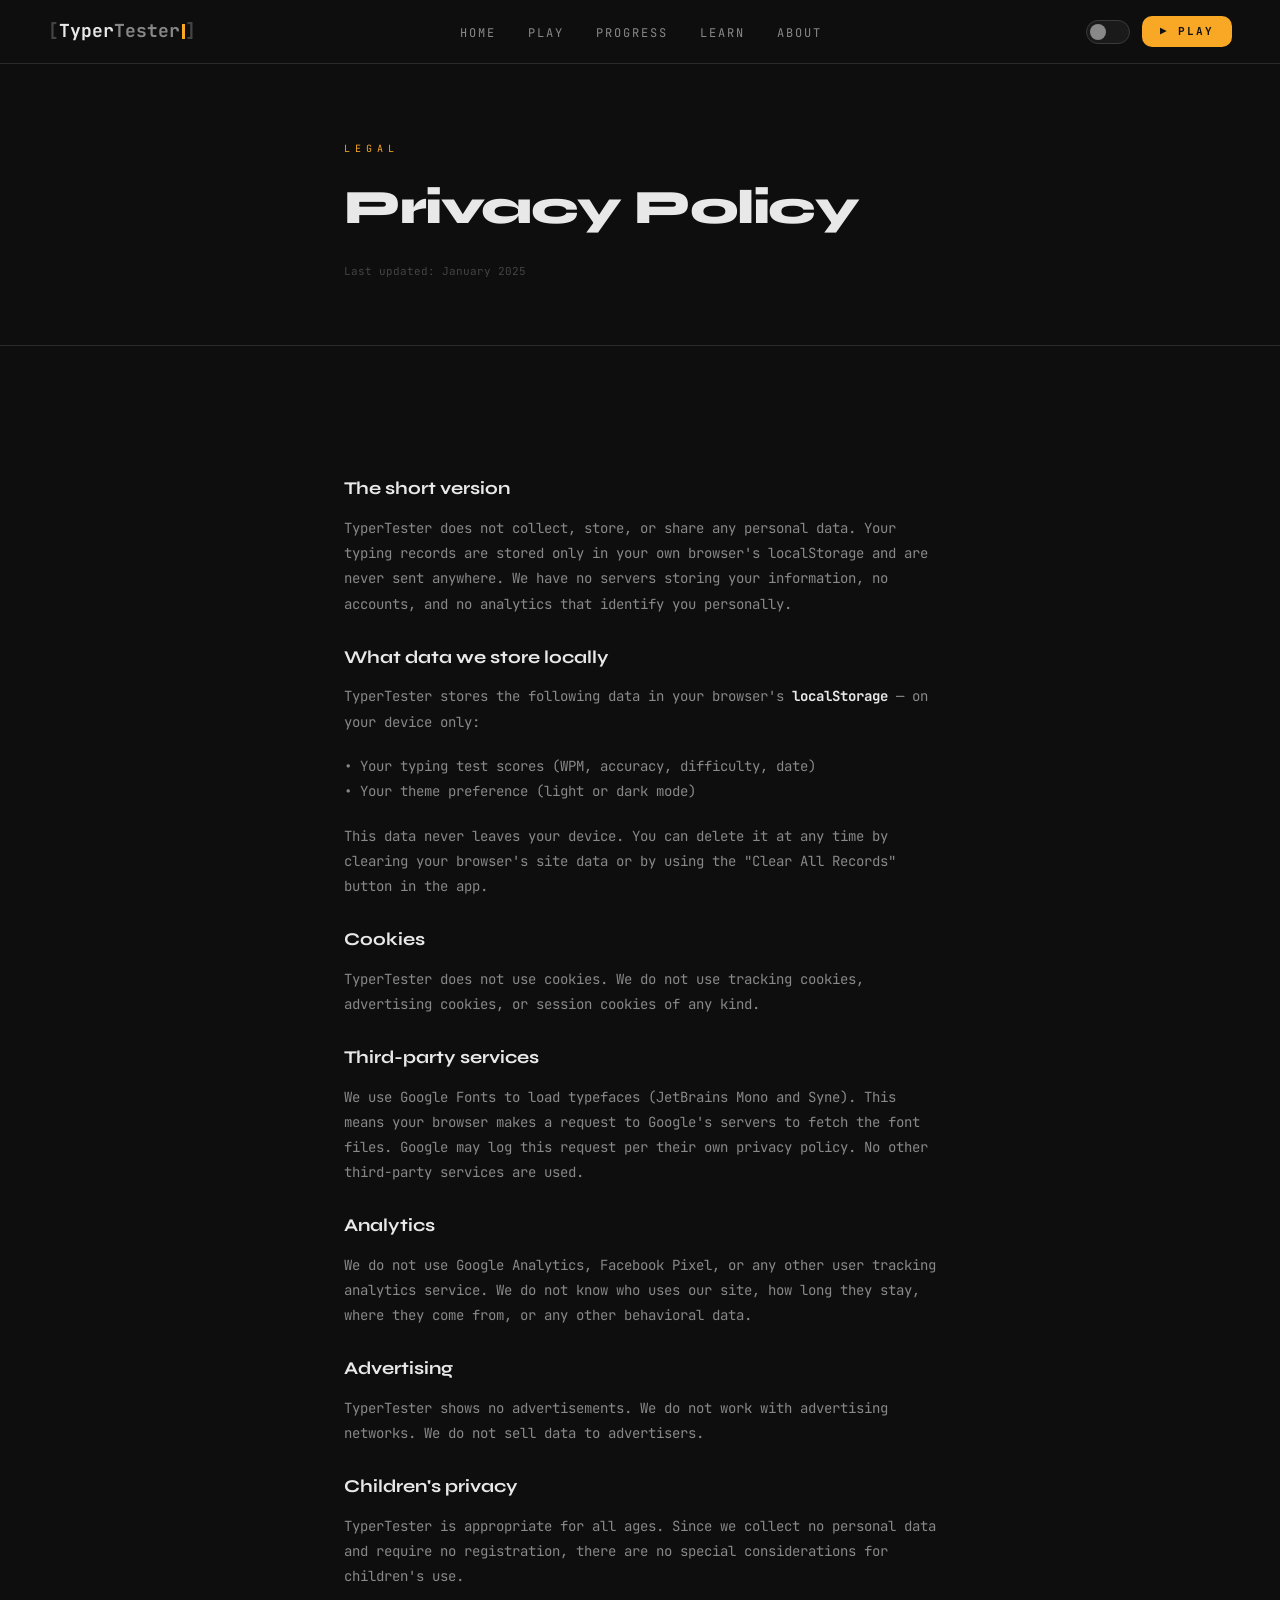
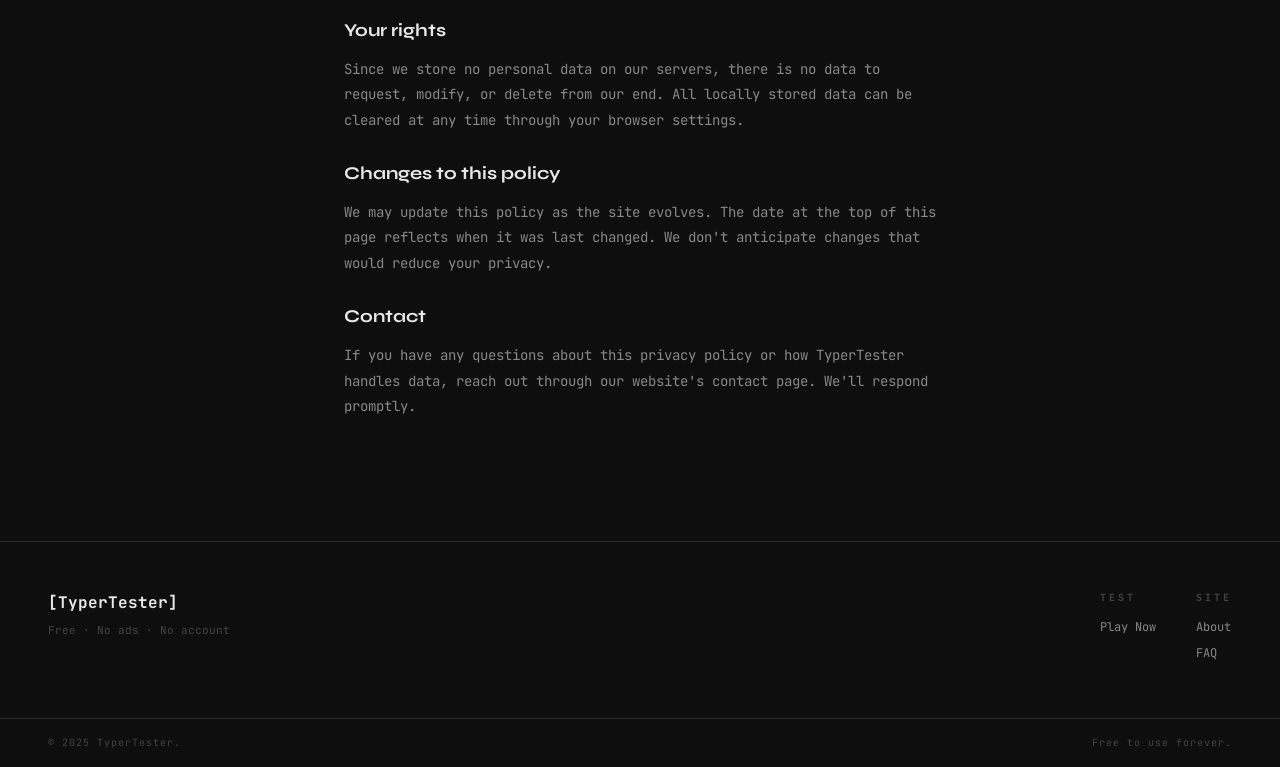
<file: privacy.html>
<!DOCTYPE html>
<html lang="en" data-theme="dark">
<head>
  <meta charset="UTF-8" /><meta name="viewport" content="width=device-width, initial-scale=1.0" />
  <title>Privacy Policy — TyperTester</title>
  <link rel="stylesheet" href="css/style.css" />
  <script src="js/main.js" defer></script>
</head>
<body>
<nav>
  <a href="index.html" class="nav-logo"><span class="bracket">[</span><span class="t1">Typer</span><span class="t2">Tester</span><span class="logo-cursor"></span><span class="bracket">]</span></a>
  <ul class="nav-links" id="nav-links">
    <li><a href="index.html">Home</a></li><li><a href="play.html">Play</a></li>
    <li><a href="progress.html">Progress</a></li>
    <li><a href="learn.html">Learn</a></li><li><a href="about.html">About</a></li>
  </ul>
  <div class="nav-right">
    <button class="theme-toggle" aria-label="Toggle theme"></button>
    <a href="play.html" class="play-nav-btn">▶ Play</a>
    <button class="hamburger" id="hamburger" aria-label="Menu"><span></span><span></span><span></span></button>
  </div>
</nav>

<div class="page-hero" style="text-align:left;max-width:720px;padding-left:clamp(1rem,5vw,4rem)">
  <div class="section-tag">Legal</div>
  <h1 style="font-size:clamp(28px,4vw,48px)">Privacy Policy</h1>
  <p style="font-family:var(--mono);font-size:11px;color:var(--text3)">Last updated: January 2025</p>
</div>
<hr class="divider" />

<div class="section" style="max-width:720px">
  <div class="prose">
    <h3>The short version</h3>
    <p>TyperTester does not collect, store, or share any personal data. Your typing records are stored only in your own browser's localStorage and are never sent anywhere. We have no servers storing your information, no accounts, and no analytics that identify you personally.</p>

    <h3>What data we store locally</h3>
    <p>TyperTester stores the following data in your browser's <strong>localStorage</strong> — on your device only:</p>
    <p>• Your typing test scores (WPM, accuracy, difficulty, date)<br>• Your theme preference (light or dark mode)</p>
    <p>This data never leaves your device. You can delete it at any time by clearing your browser's site data or by using the "Clear All Records" button in the app.</p>

    <h3>Cookies</h3>
    <p>TyperTester does not use cookies. We do not use tracking cookies, advertising cookies, or session cookies of any kind.</p>

    <h3>Third-party services</h3>
    <p>We use Google Fonts to load typefaces (JetBrains Mono and Syne). This means your browser makes a request to Google's servers to fetch the font files. Google may log this request per their own privacy policy. No other third-party services are used.</p>

    <h3>Analytics</h3>
    <p>We do not use Google Analytics, Facebook Pixel, or any other user tracking analytics service. We do not know who uses our site, how long they stay, where they come from, or any other behavioral data.</p>

    <h3>Advertising</h3>
    <p>TyperTester shows no advertisements. We do not work with advertising networks. We do not sell data to advertisers.</p>

    <h3>Children's privacy</h3>
    <p>TyperTester is appropriate for all ages. Since we collect no personal data and require no registration, there are no special considerations for children's use.</p>

    <h3>Your rights</h3>
    <p>Since we store no personal data on our servers, there is no data to request, modify, or delete from our end. All locally stored data can be cleared at any time through your browser settings.</p>

    <h3>Changes to this policy</h3>
    <p>We may update this policy as the site evolves. The date at the top of this page reflects when it was last changed. We don't anticipate changes that would reduce your privacy.</p>

    <h3>Contact</h3>
    <p>If you have any questions about this privacy policy or how TyperTester handles data, reach out through our website's contact page. We'll respond promptly.</p>
  </div>
</div>

<footer>
  <div class="footer-brand"><div class="brand-name" style="font-family:var(--mono)">[TyperTester]</div><div class="brand-sub">Free · No ads · No account</div></div>
  <div class="footer-links">
    <div class="footer-col"><h5>Test</h5><a href="play.html">Play Now</a></div>
    <div class="footer-col"><h5>Site</h5><a href="about.html">About</a><a href="faq.html">FAQ</a></div>
  </div>
</footer>
<div class="footer-bottom"><p>© 2025 TyperTester.</p><p>Free to use forever.</p></div>
</body>
</html>
</file>
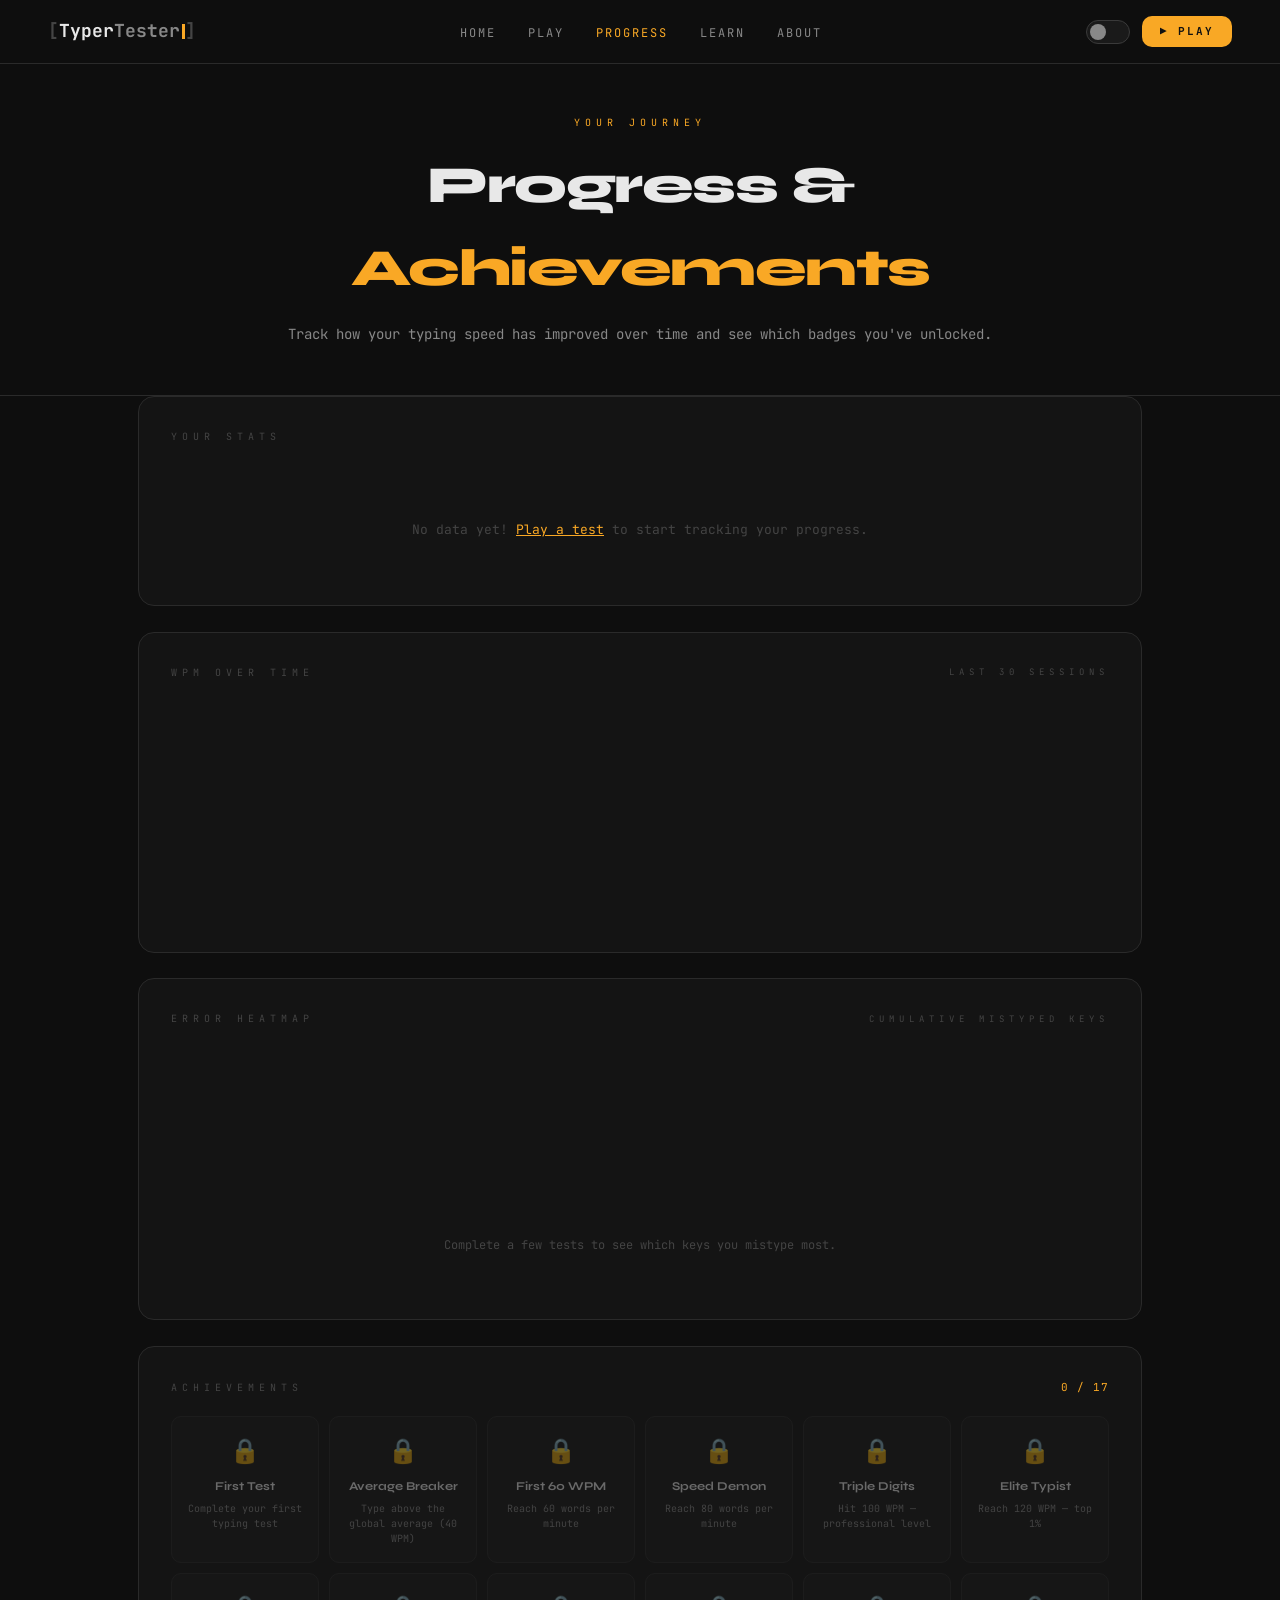
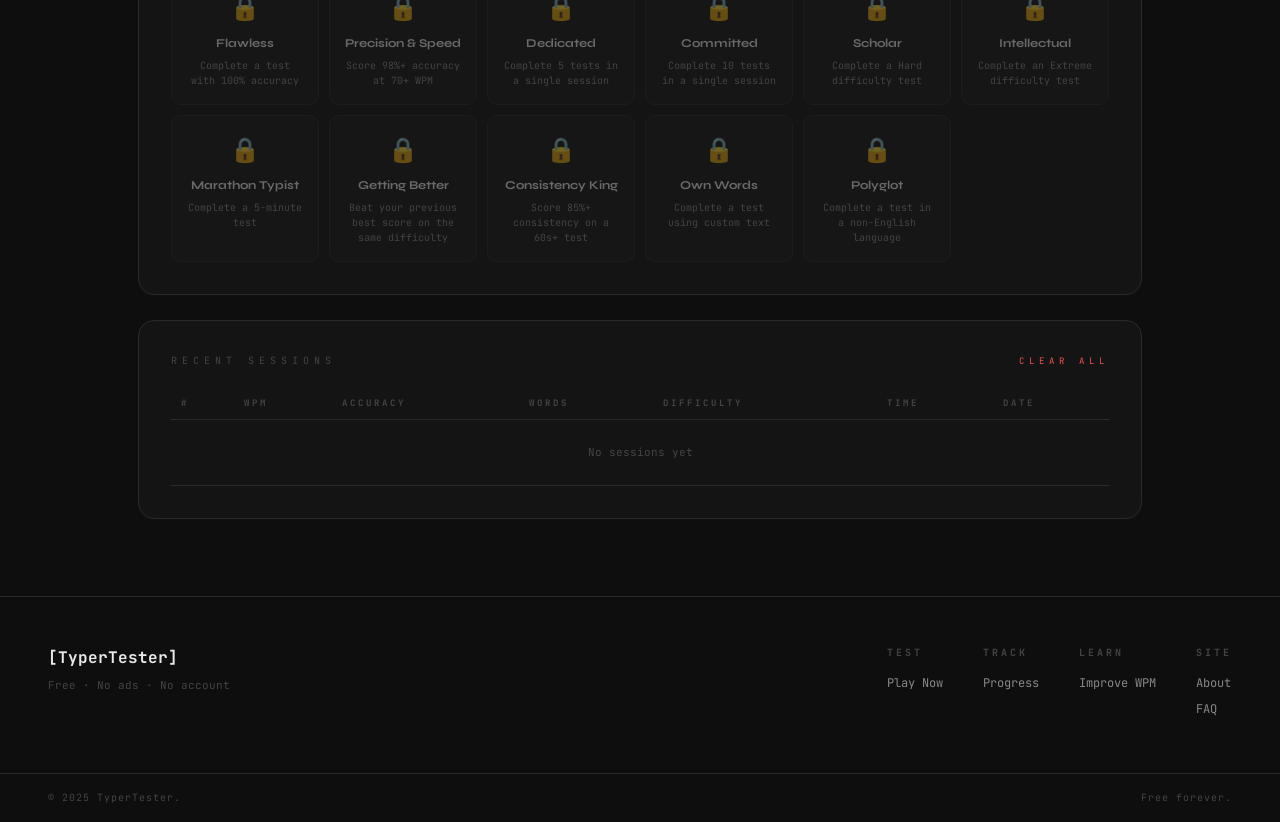
<file: progress.html>
<!DOCTYPE html>
<html lang="en" data-theme="dark">
<head>
  <meta charset="UTF-8" /><meta name="viewport" content="width=device-width, initial-scale=1.0"/>
  <title>Progress & Achievements — TyperTester</title>
  <meta name="description" content="Track your typing speed progress over time and unlock achievement badges."/>
  <link rel="stylesheet" href="css/style.css"/>
  <script src="js/main.js"></script>
  <script src="js/features.js"></script>
  <style>
    .prog-hero{padding-top:calc(var(--nav-h) + clamp(2rem,4vw,3.5rem));padding-bottom:clamp(2rem,4vw,3rem);text-align:center;padding-left:clamp(1rem,5vw,4rem);padding-right:clamp(1rem,5vw,4rem)}
    .prog-hero h1{font-size:clamp(28px,4.5vw,52px);font-weight:800;letter-spacing:-1.5px;margin-bottom:.8rem}
    .prog-hero p{font-family:var(--mono);font-size:clamp(12px,1.2vw,14px);color:var(--text2);line-height:1.7}
    .prog-grid{display:grid;grid-template-columns:1fr 1fr;gap:clamp(1rem,2vw,1.8rem);max-width:1100px;margin:0 auto;padding:0 clamp(1rem,4vw,3rem) clamp(3rem,6vw,5rem)}
    @media(max-width:700px){.prog-grid{grid-template-columns:1fr}}
    .prog-card{background:var(--bg2);border:1.5px solid var(--border);border-radius:var(--radius-lg);padding:clamp(1.2rem,2.5vw,2rem);transition:border-color var(--transition),background var(--transition)}
    .prog-card.full{grid-column:1/-1}
    .card-head{font-size:10px;color:var(--text3);letter-spacing:5px;text-transform:uppercase;margin-bottom:1.2rem;font-family:var(--mono);display:flex;align-items:center;justify-content:space-between}
    .card-head .badge-count{font-family:var(--mono);font-size:11px;color:var(--accent);letter-spacing:1px}
    canvas.chart-canvas{display:block;width:100%;height:200px}
    /* Badge grid */
    .badge-grid{display:grid;grid-template-columns:repeat(auto-fill,minmax(min(140px,100%),1fr));gap:10px}
    .badge-card{padding:1rem .9rem;border-radius:var(--radius);border:1.5px solid var(--border);text-align:center;background:var(--bg3);opacity:.4;transition:all .2s}
    .badge-card.unlocked{opacity:1;border-color:var(--border2);background:var(--bg2)}
    .badge-icon{font-size:24px;margin-bottom:.4rem}
    .badge-name{font-size:12px;font-weight:700;margin-bottom:.25rem;color:var(--text)}
    .badge-desc{font-size:10px;color:var(--text2);font-family:var(--mono);line-height:1.5}
    .badge-card.unlocked .badge-name{color:var(--accent)}
    /* Stats summary */
    .stat-summary{display:grid;grid-template-columns:repeat(auto-fill,minmax(min(120px,100%),1fr));gap:10px;margin-bottom:1.5rem}
    .ss-item{text-align:center;padding:.8rem;background:var(--bg3);border-radius:var(--radius);border:1px solid var(--border)}
    .ss-val{font-family:var(--mono);font-size:clamp(18px,2.5vw,26px);font-weight:700;color:var(--accent)}
    .ss-lbl{font-family:var(--mono);font-size:9px;color:var(--text3);letter-spacing:3px;text-transform:uppercase;margin-top:3px}
    /* Heatmap */
    .heatmap-wrap{overflow-x:auto}
    /* Recent history table */
    .hist-table{width:100%;border-collapse:collapse;font-family:var(--mono);font-size:11px}
    .hist-table th{padding:8px 10px;text-align:left;font-size:9px;letter-spacing:3px;text-transform:uppercase;color:var(--text3);border-bottom:1px solid var(--border)}
    .hist-table td{padding:10px 10px;border-bottom:1px solid var(--border);color:var(--text2)}
    .hist-table tr:hover td{background:var(--bg3)}
    .diff-dot{display:inline-block;width:7px;height:7px;border-radius:50%;margin-right:5px}
  </style>
</head>
<body>
<nav>
  <a href="index.html" class="nav-logo"><span class="bracket">[</span><span class="t1">Typer</span><span class="t2">Tester</span><span class="logo-cursor"></span><span class="bracket">]</span></a>
  <ul class="nav-links" id="nav-links">
    <li><a href="index.html">Home</a></li><li><a href="play.html">Play</a></li>
    <li><a href="progress.html" class="active">Progress</a></li>
    <li><a href="learn.html">Learn</a></li><li><a href="about.html">About</a></li>
  </ul>
  <div class="nav-right">
    <button class="theme-toggle" aria-label="Toggle theme"></button>
    <a href="play.html" class="play-nav-btn">▶ Play</a>
    <button class="hamburger" id="hamburger" aria-label="Menu"><span></span><span></span><span></span></button>
  </div>
</nav>

<div class="prog-hero">
  <div class="section-tag">Your Journey</div>
  <h1>Progress &<br><span class="accent">Achievements</span></h1>
  <p>Track how your typing speed has improved over time and see which badges you've unlocked.</p>
</div>
<hr class="divider"/>

<div class="prog-grid" id="prog-grid">

  <!-- Stats Summary -->
  <div class="prog-card full" id="summary-card">
    <div class="card-head">Your Stats</div>
    <div class="stat-summary" id="stat-summary"></div>
    <div id="no-data-msg" style="display:none;font-family:var(--mono);font-size:13px;color:var(--text3);text-align:center;padding:2rem 0">
      No data yet! <a href="play.html" style="color:var(--accent)">Play a test</a> to start tracking your progress.
    </div>
  </div>

  <!-- Progress Chart -->
  <div class="prog-card full">
    <div class="card-head">WPM Over Time <span style="font-family:var(--mono);font-size:9px;color:var(--text3)">last 30 sessions</span></div>
    <canvas class="chart-canvas" id="prog-chart" style="height:220px"></canvas>
  </div>

  <!-- Keyboard Heatmap -->
  <div class="prog-card full">
    <div class="card-head">Error Heatmap <span style="font-family:var(--mono);font-size:9px;color:var(--text3)">cumulative mistyped keys</span></div>
    <div class="heatmap-wrap"><canvas id="heatmap-canvas"></canvas></div>
    <div id="heatmap-empty" style="display:none;font-family:var(--mono);font-size:12px;color:var(--text3);text-align:center;padding:2rem">Complete a few tests to see which keys you mistype most.</div>
  </div>

  <!-- Achievements -->
  <div class="prog-card full">
    <div class="card-head">Achievements <span class="badge-count" id="badge-count">0 / 16</span></div>
    <div class="badge-grid" id="badge-grid"></div>
  </div>

  <!-- Recent History -->
  <div class="prog-card full">
    <div class="card-head">Recent Sessions <span style="font-family:var(--mono);font-size:9px;color:var(--text3);cursor:pointer;color:var(--red)" onclick="clearAll()">Clear all</span></div>
    <div style="overflow-x:auto">
      <table class="hist-table">
        <thead><tr><th>#</th><th>WPM</th><th>Accuracy</th><th>Words</th><th>Difficulty</th><th>Time</th><th>Date</th></tr></thead>
        <tbody id="hist-body"></tbody>
      </table>
    </div>
  </div>

</div>

<footer>
  <div class="footer-brand"><div class="brand-name" style="font-family:var(--mono)">[TyperTester]</div><div class="brand-sub">Free · No ads · No account</div></div>
  <div class="footer-links">
    <div class="footer-col"><h5>Test</h5><a href="play.html">Play Now</a></div>
    <div class="footer-col"><h5>Track</h5><a href="progress.html">Progress</a></div>
    <div class="footer-col"><h5>Learn</h5><a href="learn.html">Improve WPM</a></div>
    <div class="footer-col"><h5>Site</h5><a href="about.html">About</a><a href="faq.html">FAQ</a></div>
  </div>
</footer>
<div class="footer-bottom"><p>© 2025 TyperTester.</p><p>Free forever.</p></div>

<script>
function fT(s){return s>=60?`${Math.floor(s/60)}m${s%60?` ${s%60}s`:''}`:`${s}s`}
const diffColor = d => d==='easy'?'#4caf50':d==='normal'?'#42a5f5':d==='hard'?'#ff9800':'#ef5350';

function init() {
  let records = [];
  try { records = JSON.parse(localStorage.getItem('tt_v7') || localStorage.getItem('tt_v8') || '[]'); } catch(e){}

  const unlocked = TTFeatures.getUnlocked();
  document.getElementById('badge-count').textContent = `${unlocked.length} / ${TTFeatures.ACHIEVEMENT_DEFS.length}`;
  TTFeatures.renderAchievements('badge-grid');

  if (!records.length) {
    document.getElementById('no-data-msg').style.display = 'block';
    document.getElementById('heatmap-empty').style.display = 'block';
    document.getElementById('hist-body').innerHTML = '<tr><td colspan="7" style="text-align:center;color:var(--text3);padding:1.5rem">No sessions yet</td></tr>';
    return;
  }

  // Summary stats
  const best = Math.max(...records.map(r=>r.w));
  const avg = Math.round(records.map(r=>r.w).reduce((a,b)=>a+b,0)/records.length);
  const bestAcc = Math.max(...records.map(r=>r.a));
  const totalWords = records.reduce((a,r)=>a+(r.c||0),0);
  document.getElementById('stat-summary').innerHTML = `
    <div class="ss-item"><div class="ss-val">${best}</div><div class="ss-lbl">Best WPM</div></div>
    <div class="ss-item"><div class="ss-val">${avg}</div><div class="ss-lbl">Avg WPM</div></div>
    <div class="ss-item"><div class="ss-val">${bestAcc}%</div><div class="ss-lbl">Best Acc</div></div>
    <div class="ss-item"><div class="ss-val">${records.length}</div><div class="ss-lbl">Tests Taken</div></div>
    <div class="ss-item"><div class="ss-val">${totalWords.toLocaleString()}</div><div class="ss-lbl">Words Typed</div></div>
    <div class="ss-item"><div class="ss-val">${unlocked.length}</div><div class="ss-lbl">Badges</div></div>
  `;

  // Progress chart
  setTimeout(() => TTFeatures.drawProgressChart('prog-chart', records), 100);

  // Heatmap — use saved mistyped data or show message
  let heatData = {};
  try { heatData = JSON.parse(localStorage.getItem('tt_mistyped') || '{}'); } catch(e){}
  if (Object.keys(heatData).length > 0) {
    setTimeout(() => TTFeatures.drawHeatmap('heatmap-canvas', heatData), 150);
  } else {
    document.getElementById('heatmap-empty').style.display = 'block';
    document.getElementById('heatmap-canvas').style.display = 'none';
  }

  // History table
  const tbody = document.getElementById('hist-body');
  tbody.innerHTML = records.slice(0, 20).map((r, i) => `
    <tr>
      <td style="color:var(--text3)">${i+1}</td>
      <td style="font-weight:700;color:var(--accent)">${r.w}</td>
      <td style="color:${r.a>=95?'var(--green)':r.a>=85?'var(--blue)':'var(--text2)'}">${r.a}%</td>
      <td>${r.c||'—'}</td>
      <td><span class="diff-dot" style="background:${diffColor(r.d)}"></span>${r.d}</td>
      <td>${fT(r.dur)}</td>
      <td style="color:var(--text3)">${r.dt||'—'}</td>
    </tr>`).join('');
}

function clearAll() {
  if (!confirm('Clear all records and progress data?')) return;
  localStorage.removeItem('tt_v7'); localStorage.removeItem('tt_v8');
  localStorage.removeItem('tt_mistyped'); localStorage.removeItem('tt_achievements');
  location.reload();
}

document.addEventListener('DOMContentLoaded', init);
window.addEventListener('resize', () => {
  let records=[]; try{records=JSON.parse(localStorage.getItem('tt_v7')||localStorage.getItem('tt_v8')||'[]')}catch(e){}
  if(records.length) TTFeatures.drawProgressChart('prog-chart', records);
  let heatData={};try{heatData=JSON.parse(localStorage.getItem('tt_mistyped')||'{}')}catch(e){}
  if(Object.keys(heatData).length) TTFeatures.drawHeatmap('heatmap-canvas', heatData);
});
</script>
</body>
</html>
</file>
<file: css/style.css>
/* ── TyperTester Global Styles ── */
@import url('https://fonts.googleapis.com/css2?family=JetBrains+Mono:wght@300;400;500;700&family=Syne:wght@400;600;700;800&display=swap');

:root {
  --bg: #0e0e0e;
  --bg2: #141414;
  --bg3: #1a1a1a;
  --border: #2a2a2a;
  --border2: #3a3a3a;
  --text: #e8e8e8;
  --text2: #888;
  --text3: #444;
  --accent: #f9a825;
  --accent2: #ffd54f;
  --green: #4caf50;
  --blue: #42a5f5;
  --orange: #ff9800;
  --red: #ef5350;
  --mono: 'JetBrains Mono', ui-monospace, monospace;
  --sans: 'Syne', sans-serif;
  --radius: 10px;
  --radius-lg: 16px;
  --nav-h: 64px;
  --transition: 0.2s ease;
}

[data-theme="light"] {
  --bg: #f5f4f0;
  --bg2: #ffffff;
  --bg3: #eeede9;
  --border: #dddbd4;
  --border2: #ccc9c0;
  --text: #1a1a1a;
  --text2: #666;
  --text3: #aaa;
  --accent: #e09000;
  --accent2: #f9a825;
}

*, *::before, *::after { box-sizing: border-box; margin: 0; padding: 0; }

html { scroll-behavior: smooth; }

body {
  font-family: var(--sans);
  background: var(--bg);
  color: var(--text);
  line-height: 1.6;
  transition: background var(--transition), color var(--transition);
  min-height: 100vh;
}

/* ── NAV ── */
nav {
  position: fixed; top: 0; left: 0; right: 0; z-index: 100;
  height: var(--nav-h);
  display: flex; align-items: center; justify-content: space-between;
  padding: 0 clamp(1rem, 4vw, 3rem);
  background: var(--bg);
  border-bottom: 1px solid var(--border);
  transition: background var(--transition), border-color var(--transition);
}

.nav-logo {
  font-family: var(--mono);
  font-size: clamp(14px, 1.5vw, 18px);
  font-weight: 700;
  color: var(--text);
  text-decoration: none;
  display: flex; align-items: center; gap: 0;
}
.nav-logo .bracket { color: var(--text3); }
.nav-logo .t1 { color: var(--text); }
.nav-logo .t2 { color: var(--text2); }

.nav-links {
  display: flex; align-items: center; gap: clamp(1rem, 2.5vw, 2rem);
  list-style: none;
}
.nav-links a {
  font-family: var(--mono); font-size: 12px; letter-spacing: 2px;
  color: var(--text2); text-decoration: none; text-transform: uppercase;
  transition: color var(--transition);
}
.nav-links a:hover, .nav-links a.active { color: var(--accent); }

.nav-right { display: flex; align-items: center; gap: 12px; }

/* Theme Toggle */
.theme-toggle {
  width: 44px; height: 24px;
  background: var(--bg3); border: 1px solid var(--border2);
  border-radius: 12px; cursor: pointer; position: relative;
  transition: background var(--transition);
  flex-shrink: 0;
}
.theme-toggle::after {
  content: '';
  position: absolute; top: 3px; left: 3px;
  width: 16px; height: 16px; border-radius: 50%;
  background: var(--text2);
  transition: transform 0.25s ease, background 0.25s ease;
}
[data-theme="light"] .theme-toggle::after {
  transform: translateX(20px);
  background: var(--accent);
}

.play-nav-btn {
  font-family: var(--mono); font-size: 11px; letter-spacing: 2px;
  padding: 7px 18px; border-radius: var(--radius);
  background: var(--accent); color: #111; font-weight: 700;
  border: none; cursor: pointer; text-decoration: none;
  text-transform: uppercase; transition: all var(--transition);
  display: inline-flex; align-items: center; gap: 6px;
}
.play-nav-btn:hover { background: var(--accent2); transform: translateY(-1px); }

/* Hamburger */
.hamburger { display: none; flex-direction: column; gap: 5px; cursor: pointer; padding: 4px; background: none; border: none; }
.hamburger span { display: block; width: 22px; height: 2px; background: var(--text2); border-radius: 1px; transition: all 0.3s; }

/* ── HERO ── */
.hero {
  min-height: 100vh; padding-top: var(--nav-h);
  display: flex; flex-direction: column; align-items: center; justify-content: center;
  text-align: center; padding-left: clamp(1rem, 5vw, 4rem); padding-right: clamp(1rem, 5vw, 4rem);
  position: relative; overflow: hidden;
}
.hero-bg {
  position: absolute; inset: 0; pointer-events: none;
  background: radial-gradient(ellipse 60% 40% at 50% 60%, rgba(249,168,37,0.06) 0%, transparent 70%);
}
.hero-eyebrow {
  font-family: var(--mono); font-size: 11px; letter-spacing: 5px; text-transform: uppercase;
  color: var(--accent); margin-bottom: 1.5rem;
  border: 1px solid rgba(249,168,37,0.2); border-radius: 20px; padding: 4px 16px;
  display: inline-block;
}
.hero h1 {
  font-family: var(--sans); font-size: clamp(42px, 7vw, 96px); font-weight: 800; line-height: 1;
  letter-spacing: -2px; margin-bottom: 1.2rem;
}
.hero h1 .highlight { color: var(--accent); }
.hero-sub {
  font-family: var(--mono); font-size: clamp(13px, 1.4vw, 16px);
  color: var(--text2); max-width: 540px; line-height: 1.7; margin-bottom: 2.5rem;
}
.hero-btns { display: flex; gap: 12px; justify-content: center; flex-wrap: wrap; margin-bottom: 3rem; }
.btn-primary {
  font-family: var(--mono); font-size: 13px; letter-spacing: 2px; text-transform: uppercase;
  padding: 14px 36px; border-radius: var(--radius); background: var(--accent);
  color: #111; font-weight: 700; border: none; cursor: pointer; text-decoration: none;
  transition: all var(--transition); display: inline-flex; align-items: center; gap: 8px;
}
.btn-primary:hover { background: var(--accent2); transform: translateY(-2px); }
.btn-secondary {
  font-family: var(--mono); font-size: 13px; letter-spacing: 2px; text-transform: uppercase;
  padding: 13px 34px; border-radius: var(--radius); background: transparent;
  color: var(--text2); font-weight: 500; border: 1.5px solid var(--border2); cursor: pointer;
  text-decoration: none; transition: all var(--transition); display: inline-flex; align-items: center; gap: 8px;
}
.btn-secondary:hover { border-color: var(--text2); color: var(--text); }

.hero-stats {
  display: flex; gap: clamp(2rem, 5vw, 4rem); justify-content: center; flex-wrap: wrap;
}
.hero-stat { text-align: center; }
.hero-stat .num { font-family: var(--mono); font-size: clamp(24px, 3vw, 36px); font-weight: 700; color: var(--accent); }
.hero-stat .label { font-family: var(--mono); font-size: 10px; letter-spacing: 3px; text-transform: uppercase; color: var(--text3); margin-top: 4px; }

/* ── SECTIONS ── */
.section {
  padding: clamp(4rem, 8vw, 7rem) clamp(1rem, 5vw, 4rem);
  max-width: 1100px; margin: 0 auto;
}
.section-full { padding: clamp(4rem, 8vw, 7rem) clamp(1rem, 5vw, 4rem); }
.section-tag {
  font-family: var(--mono); font-size: 10px; letter-spacing: 5px; text-transform: uppercase;
  color: var(--accent); margin-bottom: .8rem;
}
.section-title { font-size: clamp(26px, 3.5vw, 42px); font-weight: 800; letter-spacing: -1px; line-height: 1.15; margin-bottom: 1rem; }
.section-sub { font-family: var(--mono); font-size: clamp(12px, 1.2vw, 14px); color: var(--text2); line-height: 1.7; max-width: 560px; }
.divider { border: none; border-top: 1px solid var(--border); margin: 0; }

/* ── FEATURE GRID ── */
.feature-grid { display: grid; grid-template-columns: repeat(auto-fit, minmax(min(280px, 100%), 1fr)); gap: 16px; margin-top: 3rem; }
.feature-card {
  background: var(--bg2); border: 1.5px solid var(--border);
  border-radius: var(--radius-lg); padding: clamp(1.2rem, 2vw, 1.8rem);
  transition: border-color var(--transition), transform var(--transition);
}
.feature-card:hover { border-color: var(--border2); transform: translateY(-2px); }
.feature-icon { font-size: 20px; margin-bottom: .8rem; }
.feature-title { font-size: 14px; font-weight: 700; letter-spacing: 1px; margin-bottom: .5rem; }
.feature-desc { font-family: var(--mono); font-size: 12px; color: var(--text2); line-height: 1.7; }

/* ── COMPARISON TABLE ── */
.compare-wrap { overflow-x: auto; margin-top: 2.5rem; }
.compare-table { width: 100%; border-collapse: collapse; font-family: var(--mono); font-size: 12px; }
.compare-table th {
  padding: 12px 16px; text-align: left; font-size: 10px; letter-spacing: 3px;
  text-transform: uppercase; color: var(--text3); border-bottom: 1px solid var(--border);
}
.compare-table th.us { color: var(--accent); }
.compare-table td { padding: 14px 16px; border-bottom: 1px solid var(--border); color: var(--text2); }
.compare-table td.us { color: var(--text); }
.compare-table tr.us-row td { background: rgba(249,168,37,0.04); }
.check { color: var(--green); } .cross { color: var(--red); } .meh { color: var(--text3); }

/* ── WPM TIERS ── */
.tier-grid { display: grid; grid-template-columns: repeat(auto-fit, minmax(min(160px, 100%), 1fr)); gap: 10px; margin-top: 2rem; }
.tier-card {
  padding: 1.2rem 1rem; border-radius: var(--radius); border: 1.5px solid var(--border);
  background: var(--bg2); text-align: center;
}
.tier-range { font-family: var(--mono); font-size: 16px; font-weight: 700; margin-bottom: 4px; }
.tier-name { font-family: var(--mono); font-size: 10px; letter-spacing: 3px; text-transform: uppercase; color: var(--text2); margin-bottom: 4px; }
.tier-pct { font-family: var(--mono); font-size: 10px; color: var(--text3); }

/* ── TIPS ── */
.tips-grid { display: grid; grid-template-columns: repeat(auto-fit, minmax(min(300px, 100%), 1fr)); gap: 16px; margin-top: 2.5rem; }
.tip-card {
  background: var(--bg2); border: 1.5px solid var(--border); border-radius: var(--radius-lg);
  padding: 1.5rem; transition: border-color var(--transition);
}
.tip-card:hover { border-color: var(--accent); }
.tip-num { font-family: var(--mono); font-size: 10px; color: var(--accent); letter-spacing: 3px; text-transform: uppercase; margin-bottom: .5rem; }
.tip-title { font-size: 15px; font-weight: 700; margin-bottom: .5rem; }
.tip-desc { font-family: var(--mono); font-size: 12px; color: var(--text2); line-height: 1.7; }

/* ── ABOUT / GENERAL PAGE ── */
.page-hero {
  padding-top: calc(var(--nav-h) + clamp(3rem, 6vw, 5rem));
  padding-bottom: clamp(3rem, 5vw, 4rem);
  padding-left: clamp(1rem, 5vw, 4rem);
  padding-right: clamp(1rem, 5vw, 4rem);
  text-align: center; max-width: 800px; margin: 0 auto;
}
.page-hero h1 { font-size: clamp(32px, 5vw, 60px); font-weight: 800; letter-spacing: -1.5px; margin-bottom: 1rem; }
.page-hero p { font-family: var(--mono); font-size: clamp(12px, 1.2vw, 14px); color: var(--text2); line-height: 1.7; }

.prose { font-family: var(--mono); font-size: clamp(12px, 1.1vw, 14px); color: var(--text2); line-height: 1.8; }
.prose p { margin-bottom: 1.2rem; }
.prose h3 { font-family: var(--sans); font-size: 18px; font-weight: 700; color: var(--text); margin-bottom: .7rem; margin-top: 1.5rem; }
.prose strong { color: var(--text); }

/* ── FOOTER ── */
footer {
  border-top: 1px solid var(--border);
  padding: clamp(2rem, 4vw, 3rem) clamp(1rem, 5vw, 3rem);
  display: flex; justify-content: space-between; align-items: flex-start;
  flex-wrap: wrap; gap: 2rem;
  transition: border-color var(--transition);
}
.footer-brand .brand-name { font-family: var(--mono); font-size: 16px; font-weight: 700; margin-bottom: .4rem; }
.footer-brand .brand-sub { font-family: var(--mono); font-size: 11px; color: var(--text3); }
.footer-links { display: flex; gap: 2.5rem; flex-wrap: wrap; }
.footer-col h5 { font-family: var(--mono); font-size: 10px; letter-spacing: 3px; text-transform: uppercase; color: var(--text3); margin-bottom: .8rem; }
.footer-col a { display: block; font-family: var(--mono); font-size: 12px; color: var(--text2); text-decoration: none; margin-bottom: .4rem; transition: color var(--transition); }
.footer-col a:hover { color: var(--accent); }
.footer-bottom { border-top: 1px solid var(--border); padding: 1rem clamp(1rem, 5vw, 3rem); display: flex; justify-content: space-between; flex-wrap: wrap; gap: .5rem; }
.footer-bottom p { font-family: var(--mono); font-size: 10px; color: var(--text3); letter-spacing: 1px; }

/* ── PLAY PAGE ── */
#play-app {
  min-height: 100vh; padding-top: var(--nav-h);
  background: var(--bg); display: flex; flex-direction: column;
  font-family: var(--mono);
}

/* ── RESULT EXTRAS ── */
.result-compare {
  background: var(--bg2); border: 1.5px solid var(--border);
  border-radius: var(--radius-lg); padding: 1.5rem;
  margin-top: 1rem; width: 100%; max-width: 960px; align-self: center;
}
.rc-title { font-size: 10px; color: var(--text3); letter-spacing: 4px; text-transform: uppercase; margin-bottom: 1.2rem; font-family: var(--mono); }
.rc-bars { display: flex; flex-direction: column; gap: 10px; }
.rc-bar-row { display: flex; align-items: center; gap: 12px; font-family: var(--mono); font-size: 11px; }
.rc-bar-label { width: 130px; color: var(--text2); flex-shrink: 0; }
.rc-bar-track { flex: 1; height: 8px; background: var(--bg3); border-radius: 4px; overflow: hidden; }
.rc-bar-fill { height: 100%; border-radius: 4px; transition: width 1.2s cubic-bezier(0.4,0,0.2,1); width: 0; }
.rc-bar-fill.you { background: var(--accent); }
.rc-bar-fill.avg { background: var(--text3); }
.rc-bar-fill.pro { background: var(--blue); }
.rc-bar-fill.world { background: var(--red); }
.rc-bar-val { width: 55px; text-align: right; color: var(--text2); }
.tier-badge {
  display: inline-block; padding: 3px 12px; border-radius: 20px;
  font-family: var(--mono); font-size: 10px; letter-spacing: 2px; text-transform: uppercase;
  margin-top: .5rem;
}

/* ── UTILS ── */
.text-center { text-align: center; }
.mb-2 { margin-bottom: 2rem; }
.mt-3 { margin-top: 3rem; }
.accent { color: var(--accent); }
.mono { font-family: var(--mono); }
.bg-stripe {
  background: repeating-linear-gradient(45deg, transparent, transparent 4px, rgba(255,255,255,0.012) 4px, rgba(255,255,255,0.012) 8px);
}

/* ── MOBILE ── */
@media (max-width: 768px) {
  .nav-links { display: none; }
  .nav-links.open { display: flex; flex-direction: column; position: absolute; top: var(--nav-h); left: 0; right: 0; background: var(--bg); border-bottom: 1px solid var(--border); padding: 1rem 1.5rem; gap: .8rem; }
  .hamburger { display: flex; }
  .compare-table { font-size: 11px; }
  .compare-table td, .compare-table th { padding: 10px 10px; }
  footer { flex-direction: column; }
}

/* ── ANIMATIONS ── */
@keyframes fadeInUp { from { opacity: 0; transform: translateY(20px); } to { opacity: 1; transform: translateY(0); } }
.fade-in { animation: fadeInUp 0.6s ease both; }
.fade-in-2 { animation: fadeInUp 0.6s ease 0.15s both; }
.fade-in-3 { animation: fadeInUp 0.6s ease 0.3s both; }
.fade-in-4 { animation: fadeInUp 0.6s ease 0.45s both; }

/* cursor blink for logo */
.logo-cursor { display: inline-block; width: 3px; height: .85em; background: var(--accent); animation: curb 1s step-end infinite; vertical-align: text-bottom; margin-left: 2px; }
@keyframes curb { 0%,100%{opacity:1}50%{opacity:0} }
</file>
